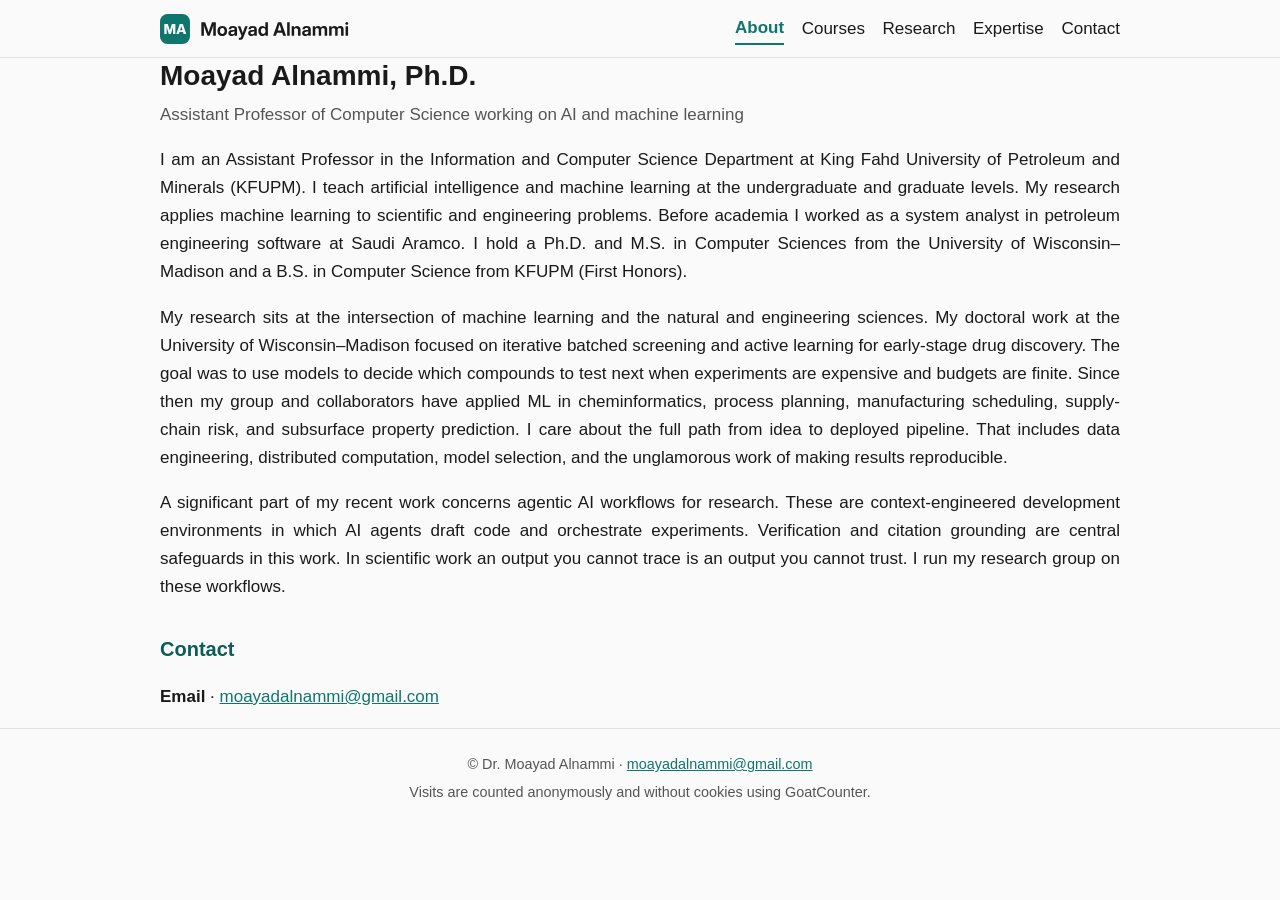
<file: index.html>
<!DOCTYPE html>
<html lang="en">
<head>
  <meta charset="utf-8">
  <meta name="viewport" content="width=device-width, initial-scale=1">
  <meta http-equiv="Content-Security-Policy" content="default-src 'self'; script-src 'self'; style-src 'self'; img-src 'self' https://malnammi.goatcounter.com; connect-src https://malnammi.goatcounter.com; object-src 'none'; base-uri 'self'; form-action 'none'">
  <title>Moayad Alnammi · Assistant Professor of Computer Science</title>
  <meta name="description" content="Moayad Alnammi is an Assistant Professor of Computer Science at KFUPM. He works on AI, machine learning, and agentic AI workflows for research.">
  <meta property="og:title" content="Moayad Alnammi, Assistant Professor of Computer Science">
  <meta property="og:description" content="AI and machine learning researcher and educator at KFUPM.">
  <meta property="og:type" content="website">
  <meta property="og:url" content="https://malnammi.github.io/">
  <meta property="og:image" content="https://malnammi.github.io/assets/img/og-default.png">
  <meta property="og:image:width" content="1200">
  <meta property="og:image:height" content="630">
  <meta property="og:image:alt" content="Moayad Alnammi, Ph.D., Assistant Professor of Computer Science">
  <meta name="twitter:card" content="summary_large_image">
  <link rel="canonical" href="https://malnammi.github.io/">
  <!-- When a custom domain is enabled, update the canonical URL above and sitemap.xml. -->
  <link rel="icon" href="assets/img/favicon.svg" type="image/svg+xml">
  <link rel="stylesheet" href="assets/css/style.css">
  <script data-goatcounter="https://malnammi.goatcounter.com/count" async src="assets/js/count.js"></script>
</head>
<body>
<header class="site-header">
  <nav class="site-nav" aria-label="Main">
    <a class="brand" href="index.html"><img src="assets/img/wordmark.svg" alt="Moayad Alnammi" width="190" height="30"></a>
    <a href="index.html" aria-current="page">About</a>
    <a href="courses/index.html">Courses</a>
    <a href="research.html">Research</a>
    <a href="expertise.html">Expertise</a>
    <a href="#contact">Contact</a>
  </nav>
</header>

<main class="container">
  <h1>Moayad Alnammi, Ph.D.</h1>
  <p class="subtitle">Assistant Professor of Computer Science working on AI and machine learning</p>

  <section aria-label="About">
    <p>I am an Assistant Professor in the Information and Computer Science
    Department at King Fahd University of Petroleum and Minerals (KFUPM).
    I teach artificial intelligence and machine learning at the
    undergraduate and graduate levels. My research applies machine
    learning to scientific and engineering problems. Before academia I
    worked as a system analyst in petroleum engineering software at Saudi
    Aramco. I hold a Ph.D. and M.S. in Computer Sciences from the
    University of Wisconsin–Madison and a B.S. in Computer Science from
    KFUPM (First Honors).</p>

    <p>My research sits at the intersection of machine learning and the
    natural and engineering sciences. My doctoral work at the University
    of Wisconsin–Madison focused on iterative batched screening and
    active learning for early-stage drug discovery. The goal was to use
    models to decide which compounds to test next when experiments are
    expensive and budgets are finite. Since then my group and
    collaborators have applied ML in cheminformatics, process planning,
    manufacturing scheduling, supply-chain risk, and subsurface property
    prediction. I care about the full path from idea to deployed
    pipeline. That includes data engineering, distributed computation,
    model selection, and the unglamorous work of making results
    reproducible.</p>

    <p>A significant part of my recent work concerns agentic AI workflows
    for research. These are context-engineered development environments
    in which AI agents draft code and orchestrate experiments. Verification and
    citation grounding are central safeguards in this work. In scientific
    work an output you cannot trace is an output you cannot trust. I run
    my research group on these workflows.</p>
  </section>

  <section id="contact" aria-label="Contact">
    <h2>Contact</h2>
    <ul class="contact-list">
      <li><strong>Email</strong> · <a href="&#109;&#97;&#105;&#108;&#116;&#111;&#58;&#109;&#111;&#97;&#121;&#97;&#100;&#97;&#108;&#110;&#97;&#109;&#109;&#105;&#64;&#103;&#109;&#97;&#105;&#108;&#46;&#99;&#111;&#109;">&#109;&#111;&#97;&#121;&#97;&#100;&#97;&#108;&#110;&#97;&#109;&#109;&#105;&#64;&#103;&#109;&#97;&#105;&#108;&#46;&#99;&#111;&#109;</a></li>
      <!-- Hidden for now. Uncomment to restore.
      <li><strong>GitHub</strong> · <a href="https://github.com/Malnammi">github.com/Malnammi</a></li>
      <li><strong>ORCID</strong> · <a href="https://orcid.org/0000-0001-6792-5348">0000-0001-6792-5348</a></li>
      -->
      <!-- Google Scholar and CV links omitted for now. Maybe added later. -->
    </ul>
  </section>
</main>

<footer class="site-footer">
  <div class="container">
    <p>© Dr. Moayad Alnammi · <a href="&#109;&#97;&#105;&#108;&#116;&#111;&#58;&#109;&#111;&#97;&#121;&#97;&#100;&#97;&#108;&#110;&#97;&#109;&#109;&#105;&#64;&#103;&#109;&#97;&#105;&#108;&#46;&#99;&#111;&#109;">&#109;&#111;&#97;&#121;&#97;&#100;&#97;&#108;&#110;&#97;&#109;&#109;&#105;&#64;&#103;&#109;&#97;&#105;&#108;&#46;&#99;&#111;&#109;</a></p>
    <p>Visits are counted anonymously and without cookies using GoatCounter.</p>
  </div>
</footer>
</body>
</html>
</file>
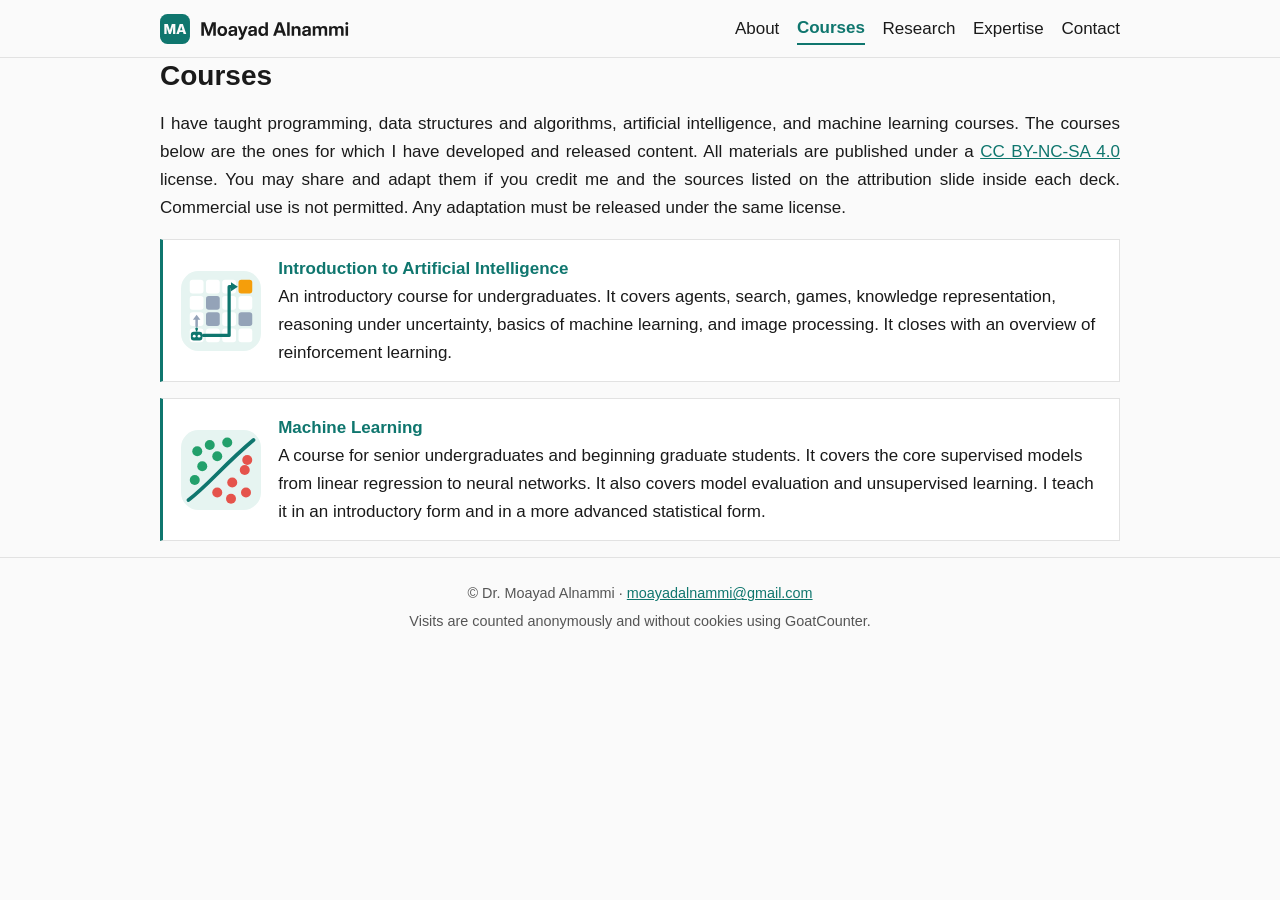
<file: courses/index.html>
<!DOCTYPE html>
<html lang="en">
<head>
  <meta charset="utf-8">
  <meta name="viewport" content="width=device-width, initial-scale=1">
  <meta http-equiv="Content-Security-Policy" content="default-src 'self'; script-src 'self'; style-src 'self'; img-src 'self' https://malnammi.goatcounter.com; connect-src https://malnammi.goatcounter.com; object-src 'none'; base-uri 'self'; form-action 'none'">
  <title>Courses · Moayad Alnammi</title>
  <meta name="description" content="Course materials by Moayad Alnammi. Introduction to Artificial Intelligence and Machine Learning with slides, examples, and recorded lectures under CC BY-NC-SA 4.0.">
  <meta property="og:title" content="Courses · Moayad Alnammi">
  <meta property="og:description" content="Openly licensed course materials for Introduction to Artificial Intelligence and Machine Learning.">
  <meta property="og:type" content="website">
  <meta property="og:url" content="https://malnammi.github.io/courses/">
  <meta property="og:image" content="https://malnammi.github.io/assets/img/og-default.png">
  <meta property="og:image:width" content="1200">
  <meta property="og:image:height" content="630">
  <meta property="og:image:alt" content="Moayad Alnammi, Ph.D., Assistant Professor of Computer Science">
  <meta name="twitter:card" content="summary_large_image">
  <link rel="canonical" href="https://malnammi.github.io/courses/">
  <link rel="icon" href="../assets/img/favicon.svg" type="image/svg+xml">
  <link rel="stylesheet" href="../assets/css/style.css">
  <script data-goatcounter="https://malnammi.goatcounter.com/count" async src="../assets/js/count.js"></script>
</head>
<body>
<header class="site-header">
  <nav class="site-nav" aria-label="Main">
    <a class="brand" href="../index.html"><img src="../assets/img/wordmark.svg" alt="Moayad Alnammi" width="190" height="30"></a>
    <a href="../index.html">About</a>
    <a href="index.html" aria-current="page">Courses</a>
    <a href="../research.html">Research</a>
    <a href="../expertise.html">Expertise</a>
    <a href="../index.html#contact">Contact</a>
  </nav>
</header>

<main class="container">
  <h1>Courses</h1>

  <p>I have taught programming, data structures and algorithms,
  artificial intelligence, and machine learning courses. The courses below are the ones for which I have developed and
  released content. All materials are published under a
  <a href="https://creativecommons.org/licenses/by-nc-sa/4.0/">CC BY-NC-SA 4.0</a>
  license. You may share and adapt them if you credit me and the sources
  listed on the attribution slide inside each deck. Commercial use is not
  permitted. Any adaptation must be released under the same license.</p>

  <a class="course-card" href="intro-ai/index.html">
    <img class="course-icon" src="../assets/img/icon-intro-ai.svg" alt="" width="80" height="80">
    <span class="course-text">
    <span class="course-title">Introduction to Artificial Intelligence</span><br>
    An introductory course for undergraduates. It covers agents, search,
    games, knowledge representation, reasoning under uncertainty, basics of machine learning, and image processing. It
    closes with an overview of reinforcement learning.
    </span>
  </a>

  <a class="course-card" href="ml/index.html">
    <img class="course-icon" src="../assets/img/icon-ml.svg" alt="" width="80" height="80">
    <span class="course-text">
    <span class="course-title">Machine Learning</span><br>
    A course for senior undergraduates and beginning graduate students.
    It covers the core supervised models from linear regression to
    neural networks. It also covers model evaluation and unsupervised
    learning. I teach it in an introductory form and in a more advanced
    statistical form.
    </span>
  </a>
</main>

<footer class="site-footer">
  <div class="container">
    <p>© Dr. Moayad Alnammi · <a href="&#109;&#97;&#105;&#108;&#116;&#111;&#58;&#109;&#111;&#97;&#121;&#97;&#100;&#97;&#108;&#110;&#97;&#109;&#109;&#105;&#64;&#103;&#109;&#97;&#105;&#108;&#46;&#99;&#111;&#109;">&#109;&#111;&#97;&#121;&#97;&#100;&#97;&#108;&#110;&#97;&#109;&#109;&#105;&#64;&#103;&#109;&#97;&#105;&#108;&#46;&#99;&#111;&#109;</a></p>
    <p>Visits are counted anonymously and without cookies using GoatCounter.</p>
  </div>
</footer>
</body>
</html>
</file>
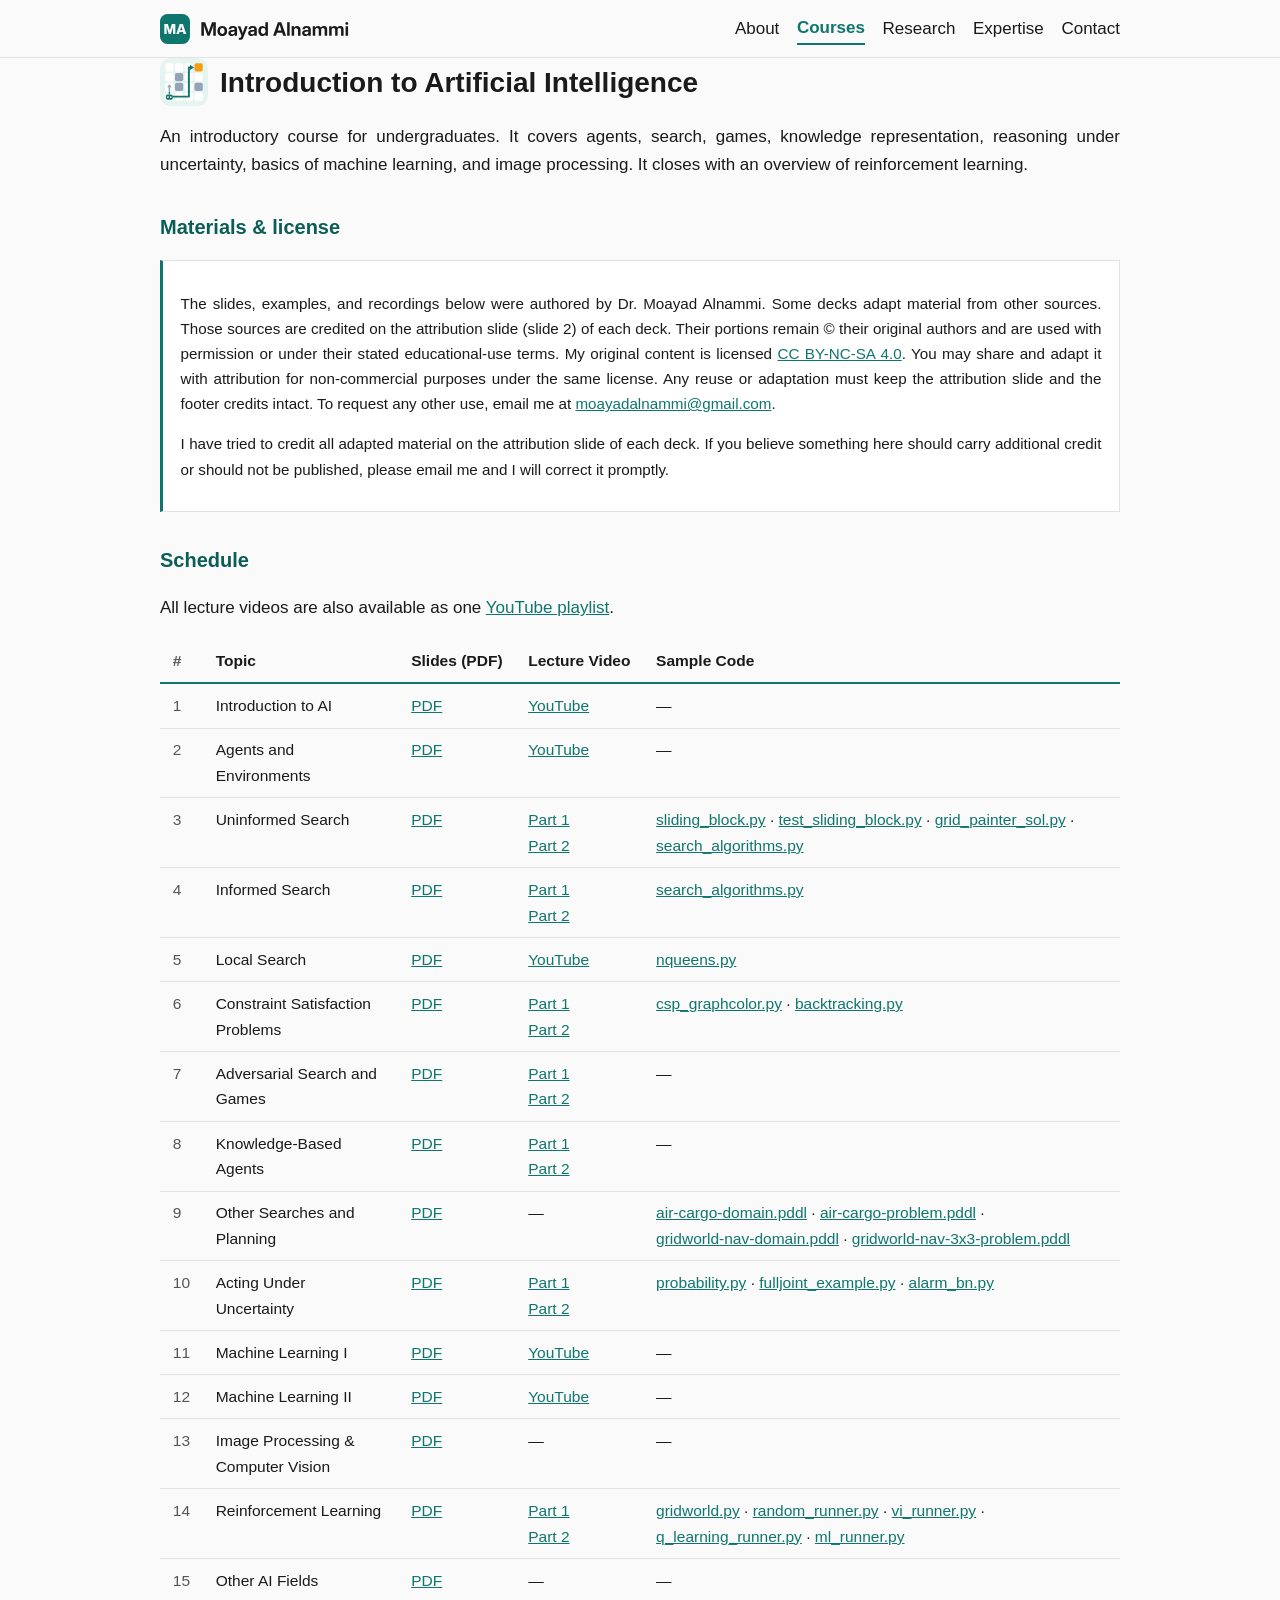
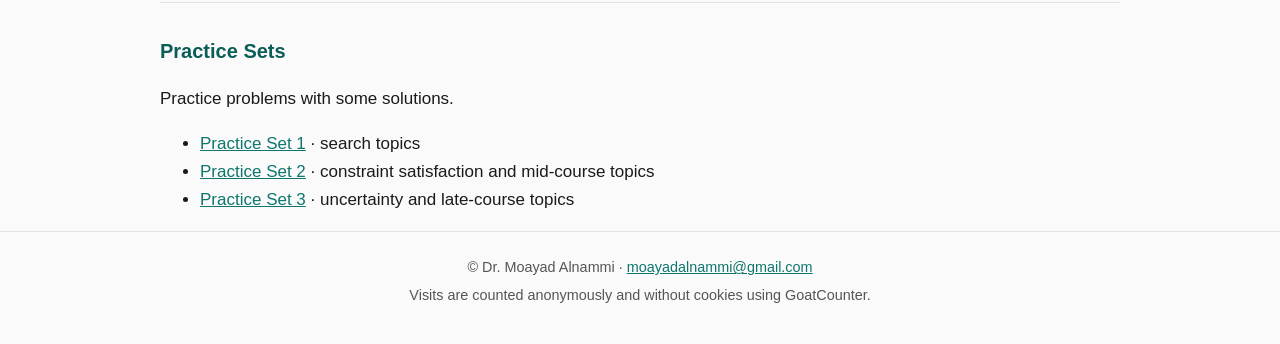
<file: courses/intro-ai/index.html>
<!DOCTYPE html>
<html lang="en">
<head>
  <meta charset="utf-8">
  <meta name="viewport" content="width=device-width, initial-scale=1">
  <meta http-equiv="Content-Security-Policy" content="default-src 'self'; script-src 'self'; style-src 'self'; img-src 'self' https://malnammi.goatcounter.com; connect-src https://malnammi.goatcounter.com; object-src 'none'; base-uri 'self'; form-action 'none'">
  <title>Introduction to Artificial Intelligence · Moayad Alnammi</title>
  <meta name="description" content="Introduction to Artificial Intelligence course by Moayad Alnammi with schedule, slides, and recorded lectures under CC BY-NC-SA 4.0.">
  <meta property="og:title" content="Introduction to Artificial Intelligence · Moayad Alnammi">
  <meta property="og:description" content="Course schedule with slides and recorded lectures, published under CC BY-NC-SA 4.0.">
  <meta property="og:type" content="website">
  <meta property="og:url" content="https://malnammi.github.io/courses/intro-ai/">
  <meta property="og:image" content="https://malnammi.github.io/assets/img/og-intro-ai.png">
  <meta property="og:image:width" content="1200">
  <meta property="og:image:height" content="630">
  <meta property="og:image:alt" content="Introduction to Artificial Intelligence course materials by Moayad Alnammi">
  <meta name="twitter:card" content="summary_large_image">
  <link rel="canonical" href="https://malnammi.github.io/courses/intro-ai/">
  <link rel="icon" href="../../assets/img/favicon.svg" type="image/svg+xml">
  <link rel="stylesheet" href="../../assets/css/style.css">
  <script data-goatcounter="https://malnammi.goatcounter.com/count" async src="../../assets/js/count.js"></script>
</head>
<body>
<header class="site-header">
  <nav class="site-nav" aria-label="Main">
    <a class="brand" href="../../index.html"><img src="../../assets/img/wordmark.svg" alt="Moayad Alnammi" width="190" height="30"></a>
    <a href="../../index.html">About</a>
    <a href="../index.html" aria-current="page">Courses</a>
    <a href="../../research.html">Research</a>
    <a href="../../expertise.html">Expertise</a>
    <a href="../../index.html#contact">Contact</a>
  </nav>
</header>

<main class="container">
  <h1 class="course-heading"><img class="course-icon" src="../../assets/img/icon-intro-ai.svg" alt="" width="48" height="48">Introduction to Artificial Intelligence</h1>

  <p>An introductory course for undergraduates. It covers agents, search,
    games, knowledge representation, reasoning under uncertainty, basics of machine learning, and image processing. It
    closes with an overview of reinforcement learning.</p>

  <section aria-label="Materials and license">
    <h2>Materials &amp; license</h2>
    <div class="license-block">
      <p>The slides, examples, and recordings below were authored by
      Dr. Moayad Alnammi. Some decks adapt material from other
      sources. Those sources are credited on the attribution slide
      (slide 2) of each deck. Their portions remain © their original
      authors and are used with permission or under their stated
      educational-use terms. My original content is licensed
      <a href="https://creativecommons.org/licenses/by-nc-sa/4.0/">CC BY-NC-SA 4.0</a>.
      You may share and adapt it with attribution for non-commercial
      purposes under the same license. Any reuse or adaptation must keep
      the attribution slide and the footer credits intact. To request any
      other use, email me at
      <a href="&#109;&#97;&#105;&#108;&#116;&#111;&#58;&#109;&#111;&#97;&#121;&#97;&#100;&#97;&#108;&#110;&#97;&#109;&#109;&#105;&#64;&#103;&#109;&#97;&#105;&#108;&#46;&#99;&#111;&#109;">&#109;&#111;&#97;&#121;&#97;&#100;&#97;&#108;&#110;&#97;&#109;&#109;&#105;&#64;&#103;&#109;&#97;&#105;&#108;&#46;&#99;&#111;&#109;</a>. 
    </p>
    <p>
      I have
      tried to credit all adapted material on the attribution slide of
      each deck. If you believe something here should carry additional
      credit or should not be published, please email me and I will
      correct it promptly.</p>
    </div>
  </section>

  <section aria-label="Schedule">
    <h2>Schedule</h2>
    <p>All lecture videos are also available as one
    <a href="https://www.youtube.com/playlist?list=PLmoyuMT853YGAjJ6L8le3Tr0M6S5Y3Oys" data-goatcounter-click="video/intro-ai/playlist" data-goatcounter-title="Intro to AI lecture playlist"
    target="_blank" rel="noopener">YouTube playlist</a>.</p>
    <div class="table-scroll">
      <table class="schedule">
        <thead>
          <tr><th>#</th><th>Topic</th><th>Slides (PDF)</th><th>Lecture Video</th><th>Sample Code</th></tr>
        </thead>
        <tbody>
          <tr><td>1</td><td>Introduction to AI</td><td><a href="slides/intro-ai-01-intro-to-ai.pdf" data-goatcounter-click="slides/intro-ai/01-intro-to-ai" data-goatcounter-title="Intro to AI 01 Introduction to AI slides">PDF</a></td><td><a href="https://www.youtube.com/watch?v=mvpkKS0nbj4" data-goatcounter-click="video/intro-ai/01" data-goatcounter-title="Intro to AI 01 Introduction to AI video" target="_blank" rel="noopener">YouTube</a></td><td>—</td></tr>
          <tr><td>2</td><td>Agents and Environments</td><td><a href="slides/intro-ai-02-agents-and-environments.pdf" data-goatcounter-click="slides/intro-ai/02-agents-and-environments" data-goatcounter-title="Intro to AI 02 Agents and Environments slides">PDF</a></td><td><a href="https://www.youtube.com/watch?v=FnCo_6ZZEz0" data-goatcounter-click="video/intro-ai/02" data-goatcounter-title="Intro to AI 02 Agents and Environments video" target="_blank" rel="noopener">YouTube</a></td><td>—</td></tr>
          <tr><td>3</td><td>Uninformed Search</td><td><a href="slides/intro-ai-03-searching-uninformed.pdf" data-goatcounter-click="slides/intro-ai/03-searching-uninformed" data-goatcounter-title="Intro to AI 03 Uninformed Search slides">PDF</a></td><td><a href="https://www.youtube.com/watch?v=RIzcqHuI9K0" data-goatcounter-click="video/intro-ai/03-part-1" data-goatcounter-title="Intro to AI 03 Uninformed Search video part 1" target="_blank" rel="noopener">Part 1</a><br><a href="https://www.youtube.com/watch?v=-G6Afx17Na0" data-goatcounter-click="video/intro-ai/03-part-2" data-goatcounter-title="Intro to AI 03 Uninformed Search video part 2" target="_blank" rel="noopener">Part 2</a></td><td><a href="code/sliding_block.py" data-goatcounter-click="code/intro-ai/sliding_block.py" data-goatcounter-title="Intro to AI code sliding_block.py">sliding_block.py</a> · <a href="code/test_sliding_block.py" data-goatcounter-click="code/intro-ai/test_sliding_block.py" data-goatcounter-title="Intro to AI code test_sliding_block.py">test_sliding_block.py</a> · <a href="code/grid_painter_sol.py" data-goatcounter-click="code/intro-ai/grid_painter_sol.py" data-goatcounter-title="Intro to AI code grid_painter_sol.py">grid_painter_sol.py</a> · <a href="code/search_algorithms.py" data-goatcounter-click="code/intro-ai/search_algorithms.py" data-goatcounter-title="Intro to AI code search_algorithms.py">search_algorithms.py</a></td></tr>
          <tr><td>4</td><td>Informed Search</td><td><a href="slides/intro-ai-04-searching-informed.pdf" data-goatcounter-click="slides/intro-ai/04-searching-informed" data-goatcounter-title="Intro to AI 04 Informed Search slides">PDF</a></td><td><a href="https://www.youtube.com/watch?v=gSCEUCOyWMI" data-goatcounter-click="video/intro-ai/04-part-1" data-goatcounter-title="Intro to AI 04 Informed Search video part 1" target="_blank" rel="noopener">Part 1</a><br><a href="https://www.youtube.com/watch?v=cCalUs-xi0c" data-goatcounter-click="video/intro-ai/04-part-2" data-goatcounter-title="Intro to AI 04 Informed Search video part 2" target="_blank" rel="noopener">Part 2</a></td><td><a href="code/search_algorithms.py" data-goatcounter-click="code/intro-ai/search_algorithms.py" data-goatcounter-title="Intro to AI code search_algorithms.py">search_algorithms.py</a></td></tr>
          <tr><td>5</td><td>Local Search</td><td><a href="slides/intro-ai-05-local-search.pdf" data-goatcounter-click="slides/intro-ai/05-local-search" data-goatcounter-title="Intro to AI 05 Local Search slides">PDF</a></td><td><a href="https://www.youtube.com/watch?v=LnJG-CcRm-Q" data-goatcounter-click="video/intro-ai/05" data-goatcounter-title="Intro to AI 05 Local Search video" target="_blank" rel="noopener">YouTube</a></td><td><a href="code/nqueens.py" data-goatcounter-click="code/intro-ai/nqueens.py" data-goatcounter-title="Intro to AI code nqueens.py">nqueens.py</a></td></tr>
          <tr><td>6</td><td>Constraint Satisfaction Problems</td><td><a href="slides/intro-ai-06-csp.pdf" data-goatcounter-click="slides/intro-ai/06-csp" data-goatcounter-title="Intro to AI 06 Constraint Satisfaction Problems slides">PDF</a></td><td><a href="https://www.youtube.com/watch?v=E9j8bZTdIHs" data-goatcounter-click="video/intro-ai/06-part-1" data-goatcounter-title="Intro to AI 06 Constraint Satisfaction Problems video part 1" target="_blank" rel="noopener">Part 1</a><br><a href="https://www.youtube.com/watch?v=AMjlfM4B-5I" data-goatcounter-click="video/intro-ai/06-part-2" data-goatcounter-title="Intro to AI 06 Constraint Satisfaction Problems video part 2" target="_blank" rel="noopener">Part 2</a></td><td><a href="code/csp_graphcolor.py" data-goatcounter-click="code/intro-ai/csp_graphcolor.py" data-goatcounter-title="Intro to AI code csp_graphcolor.py">csp_graphcolor.py</a> · <a href="code/backtracking.py" data-goatcounter-click="code/intro-ai/backtracking.py" data-goatcounter-title="Intro to AI code backtracking.py">backtracking.py</a></td></tr>
          <tr><td>7</td><td>Adversarial Search and Games</td><td><a href="slides/intro-ai-07-adversarial-search-and-games.pdf" data-goatcounter-click="slides/intro-ai/07-adversarial-search-and-games" data-goatcounter-title="Intro to AI 07 Adversarial Search and Games slides">PDF</a></td><td><a href="https://www.youtube.com/watch?v=zZGc4uigV4E" data-goatcounter-click="video/intro-ai/07-part-1" data-goatcounter-title="Intro to AI 07 Adversarial Search and Games video part 1" target="_blank" rel="noopener">Part 1</a><br><a href="https://www.youtube.com/watch?v=TbJmDIedRJc" data-goatcounter-click="video/intro-ai/07-part-2" data-goatcounter-title="Intro to AI 07 Adversarial Search and Games video part 2" target="_blank" rel="noopener">Part 2</a></td><td>—</td></tr>
          <tr><td>8</td><td>Knowledge-Based Agents</td><td><a href="slides/intro-ai-08-kba.pdf" data-goatcounter-click="slides/intro-ai/08-kba" data-goatcounter-title="Intro to AI 08 Knowledge-Based Agents slides">PDF</a></td><td><a href="https://www.youtube.com/watch?v=APY3MEHKiYs" data-goatcounter-click="video/intro-ai/08-part-1" data-goatcounter-title="Intro to AI 08 Knowledge-Based Agents video part 1" target="_blank" rel="noopener">Part 1</a><br><a href="https://www.youtube.com/watch?v=YHc9U_PXWr4" data-goatcounter-click="video/intro-ai/08-part-2" data-goatcounter-title="Intro to AI 08 Knowledge-Based Agents video part 2" target="_blank" rel="noopener">Part 2</a></td><td>—</td></tr>
          <tr><td>9</td><td>Other Searches and Planning</td><td><a href="slides/intro-ai-09-other-searches-and-planning.pdf" data-goatcounter-click="slides/intro-ai/09-other-searches-and-planning" data-goatcounter-title="Intro to AI 09 Other Searches and Planning slides">PDF</a></td><td>—</td><td><a href="code/air-cargo-domain.pddl" data-goatcounter-click="code/intro-ai/air-cargo-domain.pddl" data-goatcounter-title="Intro to AI code air-cargo-domain.pddl">air-cargo-domain.pddl</a> · <a href="code/air-cargo-problem.pddl" data-goatcounter-click="code/intro-ai/air-cargo-problem.pddl" data-goatcounter-title="Intro to AI code air-cargo-problem.pddl">air-cargo-problem.pddl</a> · <a href="code/gridworld-nav-domain.pddl" data-goatcounter-click="code/intro-ai/gridworld-nav-domain.pddl" data-goatcounter-title="Intro to AI code gridworld-nav-domain.pddl">gridworld-nav-domain.pddl</a> · <a href="code/gridworld-nav-3x3-problem.pddl" data-goatcounter-click="code/intro-ai/gridworld-nav-3x3-problem.pddl" data-goatcounter-title="Intro to AI code gridworld-nav-3x3-problem.pddl">gridworld-nav-3x3-problem.pddl</a></td></tr>
          <tr><td>10</td><td>Acting Under Uncertainty</td><td><a href="slides/intro-ai-10-acting-under-uncertainty.pdf" data-goatcounter-click="slides/intro-ai/10-acting-under-uncertainty" data-goatcounter-title="Intro to AI 10 Acting Under Uncertainty slides">PDF</a></td><td><a href="https://www.youtube.com/watch?v=4RkdPGHoVsM" data-goatcounter-click="video/intro-ai/10-part-1" data-goatcounter-title="Intro to AI 10 Acting Under Uncertainty video part 1" target="_blank" rel="noopener">Part 1</a><br><a href="https://www.youtube.com/watch?v=2bzT5iWiBJE" data-goatcounter-click="video/intro-ai/10-part-2" data-goatcounter-title="Intro to AI 10 Acting Under Uncertainty video part 2" target="_blank" rel="noopener">Part 2</a></td><td><a href="code/probability.py" data-goatcounter-click="code/intro-ai/probability.py" data-goatcounter-title="Intro to AI code probability.py">probability.py</a> · <a href="code/fulljoint_example.py" data-goatcounter-click="code/intro-ai/fulljoint_example.py" data-goatcounter-title="Intro to AI code fulljoint_example.py">fulljoint_example.py</a> · <a href="code/alarm_bn.py" data-goatcounter-click="code/intro-ai/alarm_bn.py" data-goatcounter-title="Intro to AI code alarm_bn.py">alarm_bn.py</a></td></tr>
          <tr><td>11</td><td>Machine Learning I</td><td><a href="slides/intro-ai-11-machine-learning-i.pdf" data-goatcounter-click="slides/intro-ai/11-machine-learning-i" data-goatcounter-title="Intro to AI 11 Machine Learning I slides">PDF</a></td><td><a href="https://www.youtube.com/watch?v=xIhZSbwju80" data-goatcounter-click="video/intro-ai/11" data-goatcounter-title="Intro to AI 11 Machine Learning I video" target="_blank" rel="noopener">YouTube</a></td><td>—</td></tr>
          <tr><td>12</td><td>Machine Learning II</td><td><a href="slides/intro-ai-12-machine-learning-ii.pdf" data-goatcounter-click="slides/intro-ai/12-machine-learning-ii" data-goatcounter-title="Intro to AI 12 Machine Learning II slides">PDF</a></td><td><a href="https://www.youtube.com/watch?v=xF4zCAaKKx8" data-goatcounter-click="video/intro-ai/12" data-goatcounter-title="Intro to AI 12 Machine Learning II video" target="_blank" rel="noopener">YouTube</a></td><td>—</td></tr>
          <tr><td>13</td><td>Image Processing &amp; Computer Vision</td><td><a href="slides/intro-ai-13-ipcv.pdf" data-goatcounter-click="slides/intro-ai/13-ipcv" data-goatcounter-title="Intro to AI 13 Image Processing &amp; Computer Vision slides">PDF</a></td><td>—</td><td>—</td></tr>
          <tr><td>14</td><td>Reinforcement Learning</td><td><a href="slides/intro-ai-14-rl.pdf" data-goatcounter-click="slides/intro-ai/14-rl" data-goatcounter-title="Intro to AI 14 Reinforcement Learning slides">PDF</a></td><td><a href="https://www.youtube.com/watch?v=S-bmq7vf3kA" data-goatcounter-click="video/intro-ai/14-part-1" data-goatcounter-title="Intro to AI 14 Reinforcement Learning video part 1" target="_blank" rel="noopener">Part 1</a><br><a href="https://www.youtube.com/watch?v=4NcBkSpw50Y" data-goatcounter-click="video/intro-ai/14-part-2" data-goatcounter-title="Intro to AI 14 Reinforcement Learning video part 2" target="_blank" rel="noopener">Part 2</a></td><td><a href="code/gridworld.py" data-goatcounter-click="code/intro-ai/gridworld.py" data-goatcounter-title="Intro to AI code gridworld.py">gridworld.py</a> · <a href="code/random_runner.py" data-goatcounter-click="code/intro-ai/random_runner.py" data-goatcounter-title="Intro to AI code random_runner.py">random_runner.py</a> · <a href="code/vi_runner.py" data-goatcounter-click="code/intro-ai/vi_runner.py" data-goatcounter-title="Intro to AI code vi_runner.py">vi_runner.py</a> · <a href="code/q_learning_runner.py" data-goatcounter-click="code/intro-ai/q_learning_runner.py" data-goatcounter-title="Intro to AI code q_learning_runner.py">q_learning_runner.py</a> · <a href="code/ml_runner.py" data-goatcounter-click="code/intro-ai/ml_runner.py" data-goatcounter-title="Intro to AI code ml_runner.py">ml_runner.py</a></td></tr>
          <tr><td>15</td><td>Other AI Fields</td><td><a href="slides/intro-ai-15-other-ai-fields.pdf" data-goatcounter-click="slides/intro-ai/15-other-ai-fields" data-goatcounter-title="Intro to AI 15 Other AI Fields slides">PDF</a></td><td>—</td><td>—</td></tr>
        </tbody>
      </table>
    </div>
  </section>

  <section aria-label="Practice sets">
    <h2>Practice Sets</h2>
    <p>Practice problems with some solutions.</p>
    <ul>
      <li><a href="practice/practice_set_1.pdf" data-goatcounter-click="practice/intro-ai/practice_set_1" data-goatcounter-title="Intro to AI Practice Set 1">Practice Set 1</a> · search topics</li>
      <li><a href="practice/practice_set_2.pdf" data-goatcounter-click="practice/intro-ai/practice_set_2" data-goatcounter-title="Intro to AI Practice Set 2">Practice Set 2</a> · constraint satisfaction and mid-course topics</li>
      <li><a href="practice/practice_set_3.pdf" data-goatcounter-click="practice/intro-ai/practice_set_3" data-goatcounter-title="Intro to AI Practice Set 3">Practice Set 3</a> · uncertainty and late-course topics</li>
    </ul>
  </section>
</main>

<footer class="site-footer">
  <div class="container">
    <p>© Dr. Moayad Alnammi · <a href="&#109;&#97;&#105;&#108;&#116;&#111;&#58;&#109;&#111;&#97;&#121;&#97;&#100;&#97;&#108;&#110;&#97;&#109;&#109;&#105;&#64;&#103;&#109;&#97;&#105;&#108;&#46;&#99;&#111;&#109;">&#109;&#111;&#97;&#121;&#97;&#100;&#97;&#108;&#110;&#97;&#109;&#109;&#105;&#64;&#103;&#109;&#97;&#105;&#108;&#46;&#99;&#111;&#109;</a></p>
    <p>Visits are counted anonymously and without cookies using GoatCounter.</p>
  </div>
</footer>
</body>
</html>
</file>
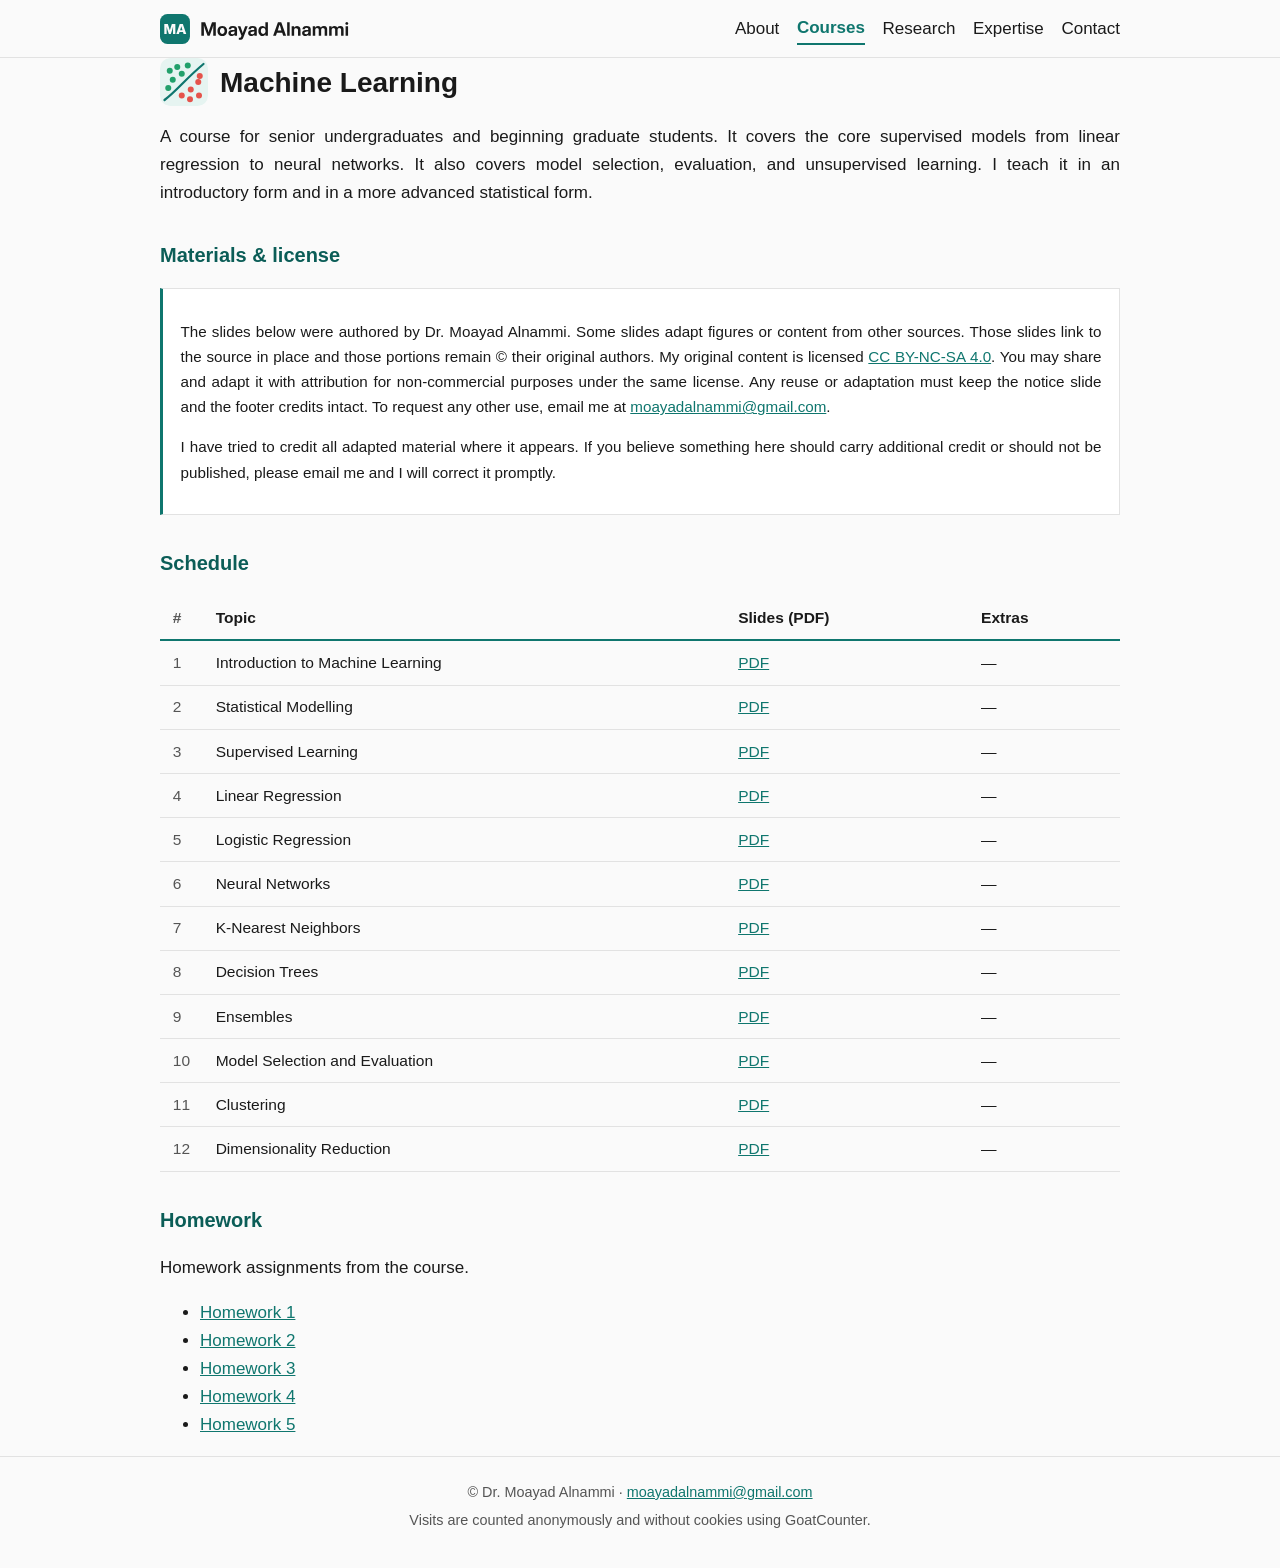
<file: courses/ml/index.html>
<!DOCTYPE html>
<html lang="en">
<head>
  <meta charset="utf-8">
  <meta name="viewport" content="width=device-width, initial-scale=1">
  <meta http-equiv="Content-Security-Policy" content="default-src 'self'; script-src 'self'; style-src 'self'; img-src 'self' https://malnammi.goatcounter.com; connect-src https://malnammi.goatcounter.com; object-src 'none'; base-uri 'self'; form-action 'none'">
  <title>Machine Learning · Moayad Alnammi</title>
  <meta name="description" content="Machine Learning course by Moayad Alnammi with schedule, slides, and homework under CC BY-NC-SA 4.0.">
  <meta property="og:title" content="Machine Learning · Moayad Alnammi">
  <meta property="og:description" content="Course schedule with slides and homework, published under CC BY-NC-SA 4.0.">
  <meta property="og:type" content="website">
  <meta property="og:url" content="https://malnammi.github.io/courses/ml/">
  <meta property="og:image" content="https://malnammi.github.io/assets/img/og-ml.png">
  <meta property="og:image:width" content="1200">
  <meta property="og:image:height" content="630">
  <meta property="og:image:alt" content="Machine Learning course materials by Moayad Alnammi">
  <meta name="twitter:card" content="summary_large_image">
  <link rel="canonical" href="https://malnammi.github.io/courses/ml/">
  <link rel="icon" href="../../assets/img/favicon.svg" type="image/svg+xml">
  <link rel="stylesheet" href="../../assets/css/style.css">
  <script data-goatcounter="https://malnammi.goatcounter.com/count" async src="../../assets/js/count.js"></script>
</head>
<body>
<header class="site-header">
  <nav class="site-nav" aria-label="Main">
    <a class="brand" href="../../index.html"><img src="../../assets/img/wordmark.svg" alt="Moayad Alnammi" width="190" height="30"></a>
    <a href="../../index.html">About</a>
    <a href="../index.html" aria-current="page">Courses</a>
    <a href="../../research.html">Research</a>
    <a href="../../expertise.html">Expertise</a>
    <a href="../../index.html#contact">Contact</a>
  </nav>
</header>

<main class="container">
  <h1 class="course-heading"><img class="course-icon" src="../../assets/img/icon-ml.svg" alt="" width="48" height="48">Machine Learning</h1>

  <p>A course for senior undergraduates and beginning graduate
  students. It covers the core supervised models from linear regression
  to neural networks. It also covers model selection, evaluation, and
  unsupervised learning. I teach it in an introductory form and in a
  more advanced statistical form.</p>

  <section aria-label="Materials and license">
    <h2>Materials &amp; license</h2>
    <div class="license-block">
      <p>The slides below were authored by
      Dr. Moayad Alnammi. Some slides adapt figures or content from
      other sources. Those slides link to the source in place and those
      portions remain © their original authors. My original content is
      licensed
      <a href="https://creativecommons.org/licenses/by-nc-sa/4.0/">CC BY-NC-SA 4.0</a>.
      You may share and adapt it with attribution for non-commercial
      purposes under the same license. Any reuse or adaptation must keep
      the notice slide and the footer credits intact. To request any
      other use, email me at
      <a href="&#109;&#97;&#105;&#108;&#116;&#111;&#58;&#109;&#111;&#97;&#121;&#97;&#100;&#97;&#108;&#110;&#97;&#109;&#109;&#105;&#64;&#103;&#109;&#97;&#105;&#108;&#46;&#99;&#111;&#109;">&#109;&#111;&#97;&#121;&#97;&#100;&#97;&#108;&#110;&#97;&#109;&#109;&#105;&#64;&#103;&#109;&#97;&#105;&#108;&#46;&#99;&#111;&#109;</a>. 
      </p>
      <p>
      I have tried to credit all adapted material where it appears. If you
      believe something here should carry additional credit or should not
      be published, please email me and I will correct it promptly.</p>
    </div>
  </section>

  <section aria-label="Schedule">
    <h2>Schedule</h2>
    <div class="table-scroll">
      <table class="schedule">
        <thead>
          <tr><th>#</th><th>Topic</th><th>Slides (PDF)</th><th>Extras</th></tr>
        </thead>
        <tbody>
          <tr><td>1</td><td>Introduction to Machine Learning</td><td><a href="slides/ml-01-introduction-to-ml.pdf" data-goatcounter-click="slides/ml/01-introduction-to-ml" data-goatcounter-title="Machine Learning 01 Introduction to Machine Learning slides">PDF</a></td><td>—</td></tr>
          <tr><td>2</td><td>Statistical Modelling</td><td><a href="slides/ml-02-statistical-modelling.pdf" data-goatcounter-click="slides/ml/02-statistical-modelling" data-goatcounter-title="Machine Learning 02 Statistical Modelling slides">PDF</a></td><td>—</td></tr>
          <tr><td>3</td><td>Supervised Learning</td><td><a href="slides/ml-03-supervised-learning.pdf" data-goatcounter-click="slides/ml/03-supervised-learning" data-goatcounter-title="Machine Learning 03 Supervised Learning slides">PDF</a></td><td>—</td></tr>
          <tr><td>4</td><td>Linear Regression</td><td><a href="slides/ml-04-linear-regression.pdf" data-goatcounter-click="slides/ml/04-linear-regression" data-goatcounter-title="Machine Learning 04 Linear Regression slides">PDF</a></td><td>—</td></tr>
          <tr><td>5</td><td>Logistic Regression</td><td><a href="slides/ml-05-logistic-regression.pdf" data-goatcounter-click="slides/ml/05-logistic-regression" data-goatcounter-title="Machine Learning 05 Logistic Regression slides">PDF</a></td><td>—</td></tr>
          <tr><td>6</td><td>Neural Networks</td><td><a href="slides/ml-06-neural-networks.pdf" data-goatcounter-click="slides/ml/06-neural-networks" data-goatcounter-title="Machine Learning 06 Neural Networks slides">PDF</a></td><td>—</td></tr>
          <tr><td>7</td><td>K-Nearest Neighbors</td><td><a href="slides/ml-07-k-nearest-neighbors.pdf" data-goatcounter-click="slides/ml/07-k-nearest-neighbors" data-goatcounter-title="Machine Learning 07 K-Nearest Neighbors slides">PDF</a></td><td>—</td></tr>
          <tr><td>8</td><td>Decision Trees</td><td><a href="slides/ml-08-decision-trees.pdf" data-goatcounter-click="slides/ml/08-decision-trees" data-goatcounter-title="Machine Learning 08 Decision Trees slides">PDF</a></td><td>—</td></tr>
          <tr><td>9</td><td>Ensembles</td><td><a href="slides/ml-09-ensembles.pdf" data-goatcounter-click="slides/ml/09-ensembles" data-goatcounter-title="Machine Learning 09 Ensembles slides">PDF</a></td><td>—</td></tr>
          <tr><td>10</td><td>Model Selection and Evaluation</td><td><a href="slides/ml-10-model-selection-and-evaluation.pdf" data-goatcounter-click="slides/ml/10-model-selection-and-evaluation" data-goatcounter-title="Machine Learning 10 Model Selection and Evaluation slides">PDF</a></td><td>—</td></tr>
          <tr><td>11</td><td>Clustering</td><td><a href="slides/ml-11-clustering.pdf" data-goatcounter-click="slides/ml/11-clustering" data-goatcounter-title="Machine Learning 11 Clustering slides">PDF</a></td><td>—</td></tr>
          <tr><td>12</td><td>Dimensionality Reduction</td><td><a href="slides/ml-12-dimensionality-reduction.pdf" data-goatcounter-click="slides/ml/12-dimensionality-reduction" data-goatcounter-title="Machine Learning 12 Dimensionality Reduction slides">PDF</a></td><td>—</td></tr>
        </tbody>
      </table>
    </div>
  </section>

  <section aria-label="Homework">
    <h2>Homework</h2>
    <p>Homework assignments from the course.</p>
    <ul>
      <li><a href="hw/HW_1.pdf" data-goatcounter-click="hw/ml/HW_1" data-goatcounter-title="Machine Learning Homework 1">Homework 1</a></li>
      <li><a href="hw/HW_2.pdf" data-goatcounter-click="hw/ml/HW_2" data-goatcounter-title="Machine Learning Homework 2">Homework 2</a></li>
      <li><a href="hw/HW_3.pdf" data-goatcounter-click="hw/ml/HW_3" data-goatcounter-title="Machine Learning Homework 3">Homework 3</a></li>
      <li><a href="hw/HW_4.pdf" data-goatcounter-click="hw/ml/HW_4" data-goatcounter-title="Machine Learning Homework 4">Homework 4</a></li>
      <li><a href="hw/HW_5.pdf" data-goatcounter-click="hw/ml/HW_5" data-goatcounter-title="Machine Learning Homework 5">Homework 5</a></li>
    </ul>
  </section>
</main>

<footer class="site-footer">
  <div class="container">
    <p>© Dr. Moayad Alnammi · <a href="&#109;&#97;&#105;&#108;&#116;&#111;&#58;&#109;&#111;&#97;&#121;&#97;&#100;&#97;&#108;&#110;&#97;&#109;&#109;&#105;&#64;&#103;&#109;&#97;&#105;&#108;&#46;&#99;&#111;&#109;">&#109;&#111;&#97;&#121;&#97;&#100;&#97;&#108;&#110;&#97;&#109;&#109;&#105;&#64;&#103;&#109;&#97;&#105;&#108;&#46;&#99;&#111;&#109;</a></p>
    <p>Visits are counted anonymously and without cookies using GoatCounter.</p>
  </div>
</footer>
</body>
</html>
</file>
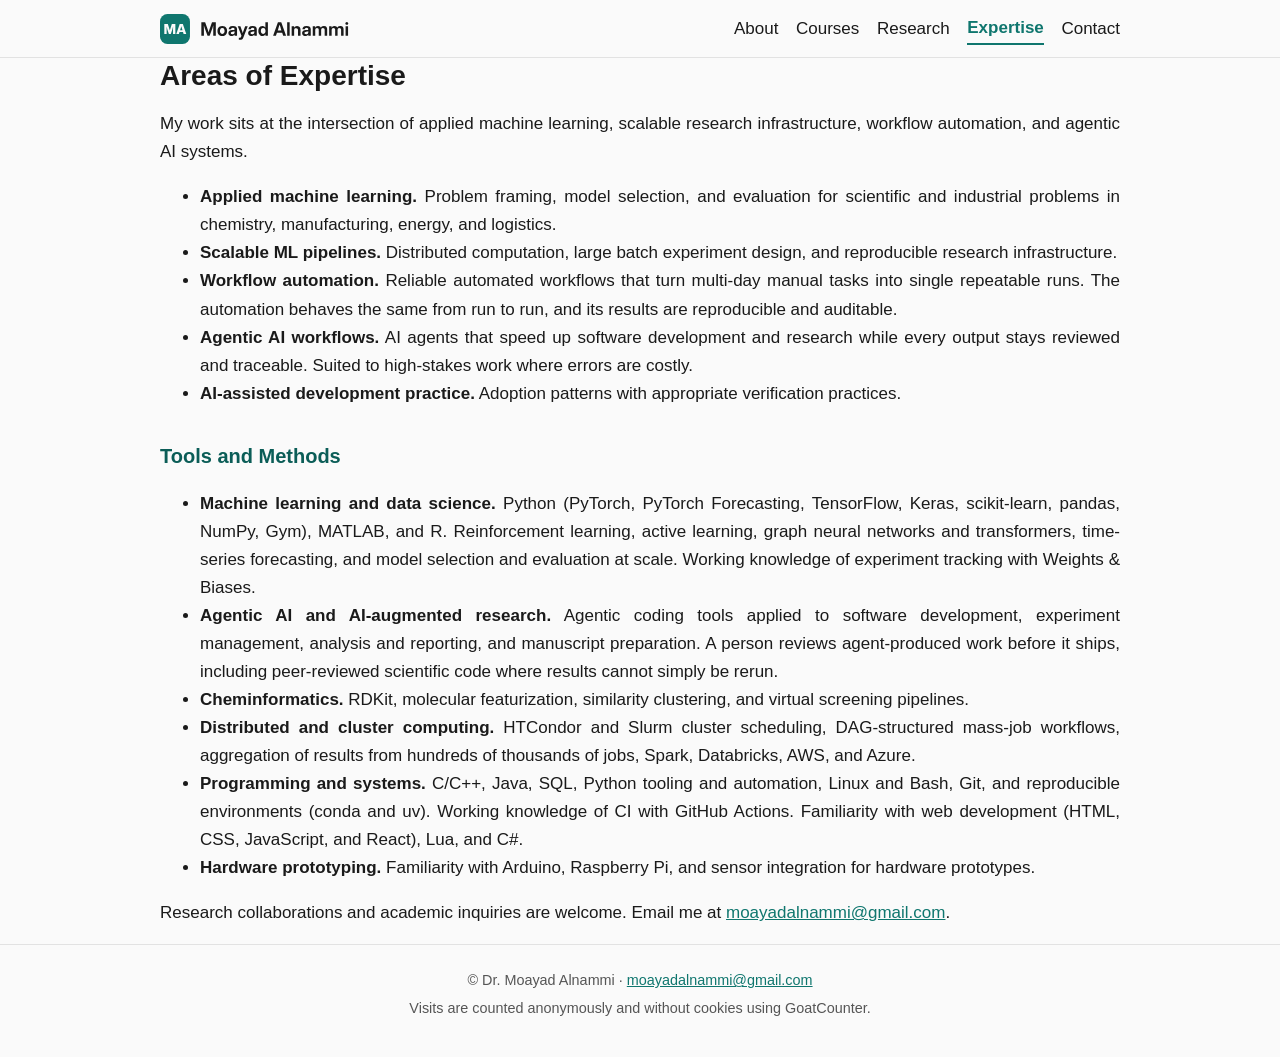
<file: expertise.html>
<!DOCTYPE html>
<html lang="en">
<head>
  <meta charset="utf-8">
  <meta name="viewport" content="width=device-width, initial-scale=1">
  <meta http-equiv="Content-Security-Policy" content="default-src 'self'; script-src 'self'; style-src 'self'; img-src 'self' https://malnammi.goatcounter.com; connect-src https://malnammi.goatcounter.com; object-src 'none'; base-uri 'self'; form-action 'none'">
  <title>Areas of Expertise · Moayad Alnammi</title>
  <meta name="description" content="Areas of expertise of Moayad Alnammi. Agentic AI systems, applied machine learning, and scalable research infrastructure.">
  <meta property="og:title" content="Areas of Expertise · Moayad Alnammi">
  <meta property="og:description" content="Agentic AI systems, applied machine learning, and scalable research infrastructure.">
  <meta property="og:type" content="website">
  <meta property="og:url" content="https://malnammi.github.io/expertise.html">
  <meta property="og:image" content="https://malnammi.github.io/assets/img/og-default.png">
  <meta property="og:image:width" content="1200">
  <meta property="og:image:height" content="630">
  <meta property="og:image:alt" content="Moayad Alnammi, Ph.D., Assistant Professor of Computer Science">
  <meta name="twitter:card" content="summary_large_image">
  <link rel="canonical" href="https://malnammi.github.io/expertise.html">
  <link rel="icon" href="assets/img/favicon.svg" type="image/svg+xml">
  <link rel="stylesheet" href="assets/css/style.css">
  <script data-goatcounter="https://malnammi.goatcounter.com/count" async src="assets/js/count.js"></script>
</head>
<body>
<header class="site-header">
  <nav class="site-nav" aria-label="Main">
    <a class="brand" href="index.html"><img src="assets/img/wordmark.svg" alt="Moayad Alnammi" width="190" height="30"></a>
    <a href="index.html">About</a>
    <a href="courses/index.html">Courses</a>
    <a href="research.html">Research</a>
    <a href="expertise.html" aria-current="page">Expertise</a>
    <a href="index.html#contact">Contact</a>
  </nav>
</header>

<main class="container">
  <h1>Areas of Expertise</h1>

  <p>My work sits at the intersection of applied machine learning,
  scalable research infrastructure, workflow automation, and agentic AI
  systems.</p>

  <ul>
    <li><strong>Applied machine learning.</strong> Problem framing, model
    selection, and evaluation for scientific and industrial problems in
    chemistry, manufacturing, energy, and logistics.</li>
    <li><strong>Scalable ML pipelines.</strong> Distributed computation,
    large batch experiment design, and reproducible research
    infrastructure.</li>
    <li><strong>Workflow automation.</strong> Reliable automated
    workflows that turn multi-day manual tasks into single repeatable
    runs. The automation behaves the same from run to run, and its
    results are reproducible and auditable.</li>
    <li><strong>Agentic AI workflows.</strong> AI agents that speed up
    software development and research while every output stays reviewed
    and traceable. Suited to high-stakes work where errors are
    costly.</li>
    <li><strong>AI-assisted development practice.</strong> Adoption
    patterns with appropriate verification practices.</li>
  </ul>

  <h2>Tools and Methods</h2>
  <ul>
    <li><strong>Machine learning and data science.</strong> Python
    (PyTorch, PyTorch Forecasting, TensorFlow, Keras, scikit-learn,
    pandas, NumPy, Gym), MATLAB, and R. Reinforcement learning, active
    learning, graph neural networks and transformers, time-series
    forecasting, and model selection and evaluation at scale. Working
    knowledge of experiment tracking with Weights &amp; Biases.</li>
    <li><strong>Agentic AI and AI-augmented research.</strong> Agentic
    coding tools applied to software development, experiment management,
    analysis and reporting, and manuscript preparation. A person reviews
    agent-produced work before it ships, including peer-reviewed
    scientific code where results cannot simply be rerun.</li>
    <li><strong>Cheminformatics.</strong> RDKit, molecular
    featurization, similarity clustering, and virtual screening
    pipelines.</li>
    <li><strong>Distributed and cluster computing.</strong> HTCondor and
    Slurm cluster scheduling, DAG-structured mass-job workflows,
    aggregation of results from hundreds of thousands of jobs, Spark,
    Databricks, AWS, and Azure.</li>
    <li><strong>Programming and systems.</strong> C/C++, Java, SQL,
    Python tooling and automation, Linux and Bash, Git, and reproducible
    environments (conda and uv). Working knowledge of CI with GitHub
    Actions. Familiarity with web development (HTML, CSS, JavaScript, and
    React), Lua, and C#.</li>
    <li><strong>Hardware prototyping.</strong> Familiarity with Arduino,
    Raspberry Pi, and sensor integration for hardware prototypes.</li>
  </ul>

  <p>Research collaborations and academic inquiries are welcome. Email me
  at <a href="&#109;&#97;&#105;&#108;&#116;&#111;&#58;&#109;&#111;&#97;&#121;&#97;&#100;&#97;&#108;&#110;&#97;&#109;&#109;&#105;&#64;&#103;&#109;&#97;&#105;&#108;&#46;&#99;&#111;&#109;">&#109;&#111;&#97;&#121;&#97;&#100;&#97;&#108;&#110;&#97;&#109;&#109;&#105;&#64;&#103;&#109;&#97;&#105;&#108;&#46;&#99;&#111;&#109;</a>.</p>
</main>

<footer class="site-footer">
  <div class="container">
    <p>© Dr. Moayad Alnammi · <a href="&#109;&#97;&#105;&#108;&#116;&#111;&#58;&#109;&#111;&#97;&#121;&#97;&#100;&#97;&#108;&#110;&#97;&#109;&#109;&#105;&#64;&#103;&#109;&#97;&#105;&#108;&#46;&#99;&#111;&#109;">&#109;&#111;&#97;&#121;&#97;&#100;&#97;&#108;&#110;&#97;&#109;&#109;&#105;&#64;&#103;&#109;&#97;&#105;&#108;&#46;&#99;&#111;&#109;</a></p>
    <p>Visits are counted anonymously and without cookies using GoatCounter.</p>
  </div>
</footer>
</body>
</html>
</file>
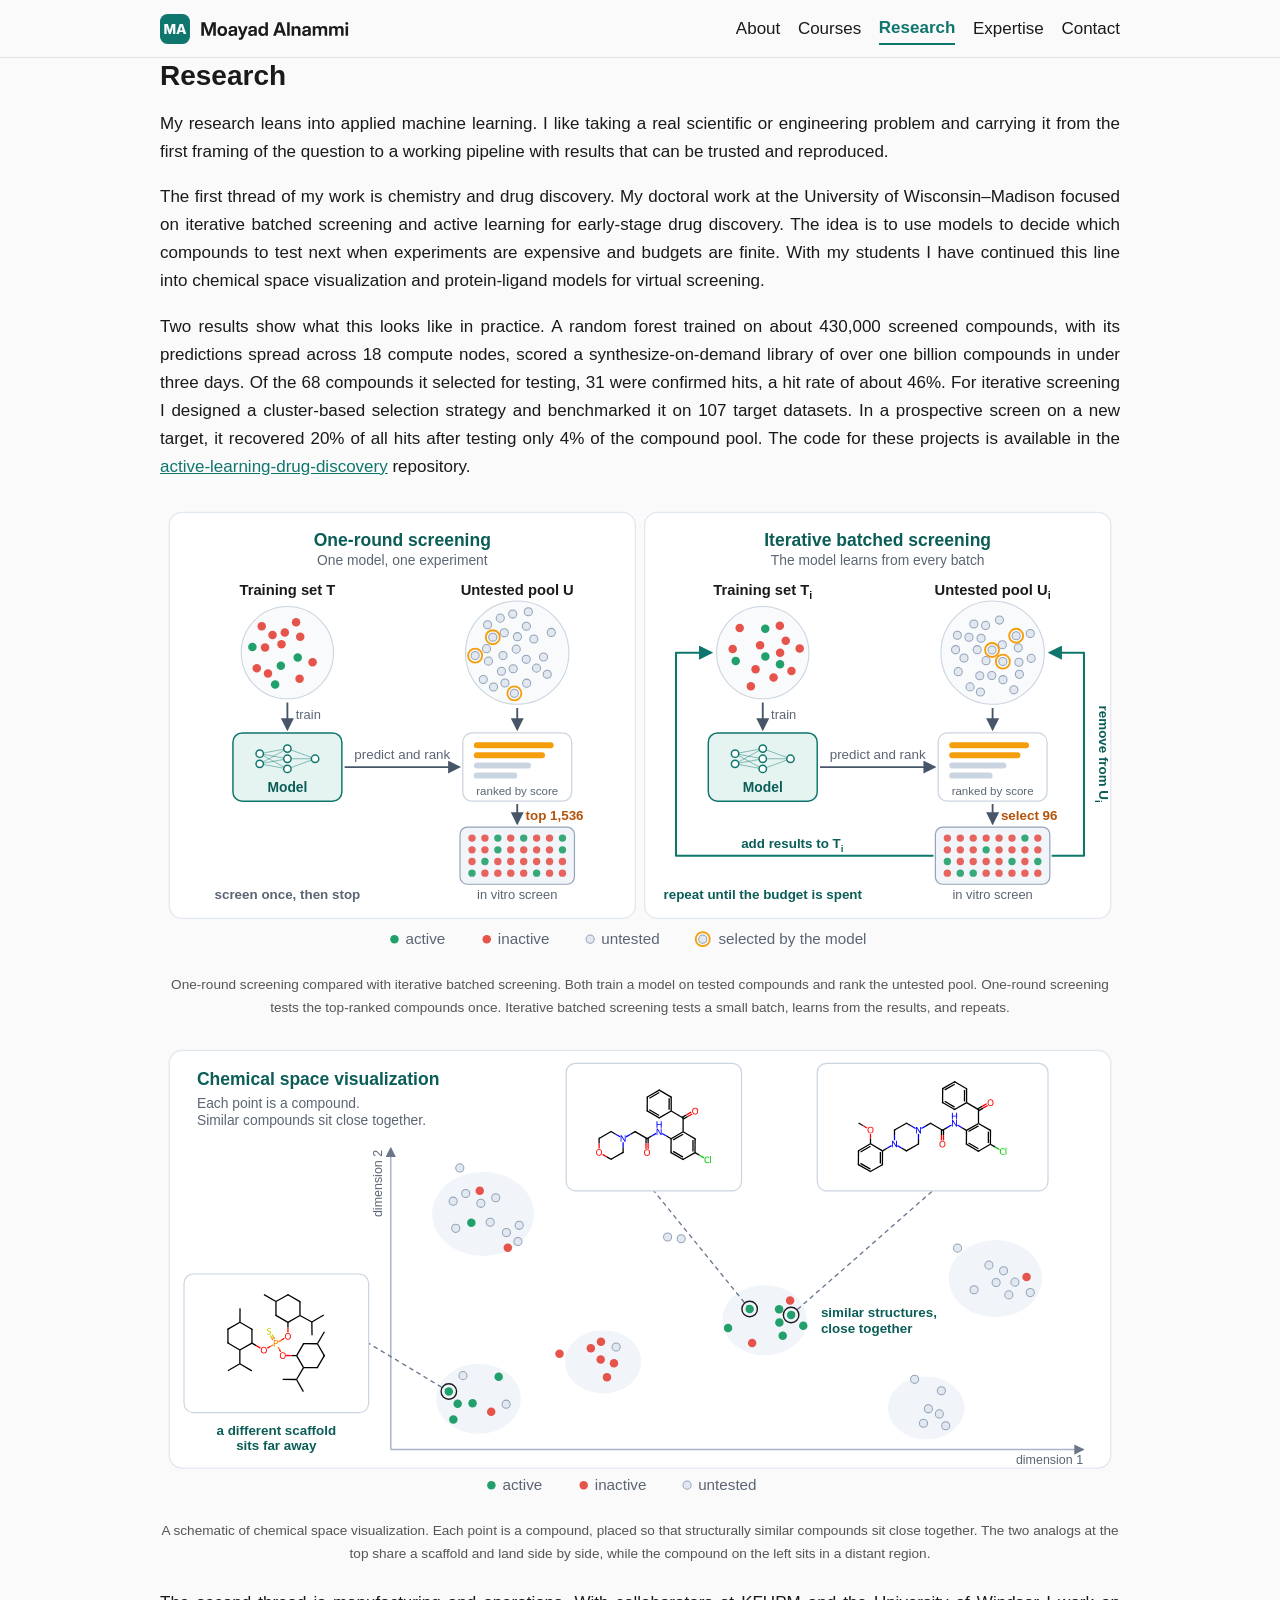
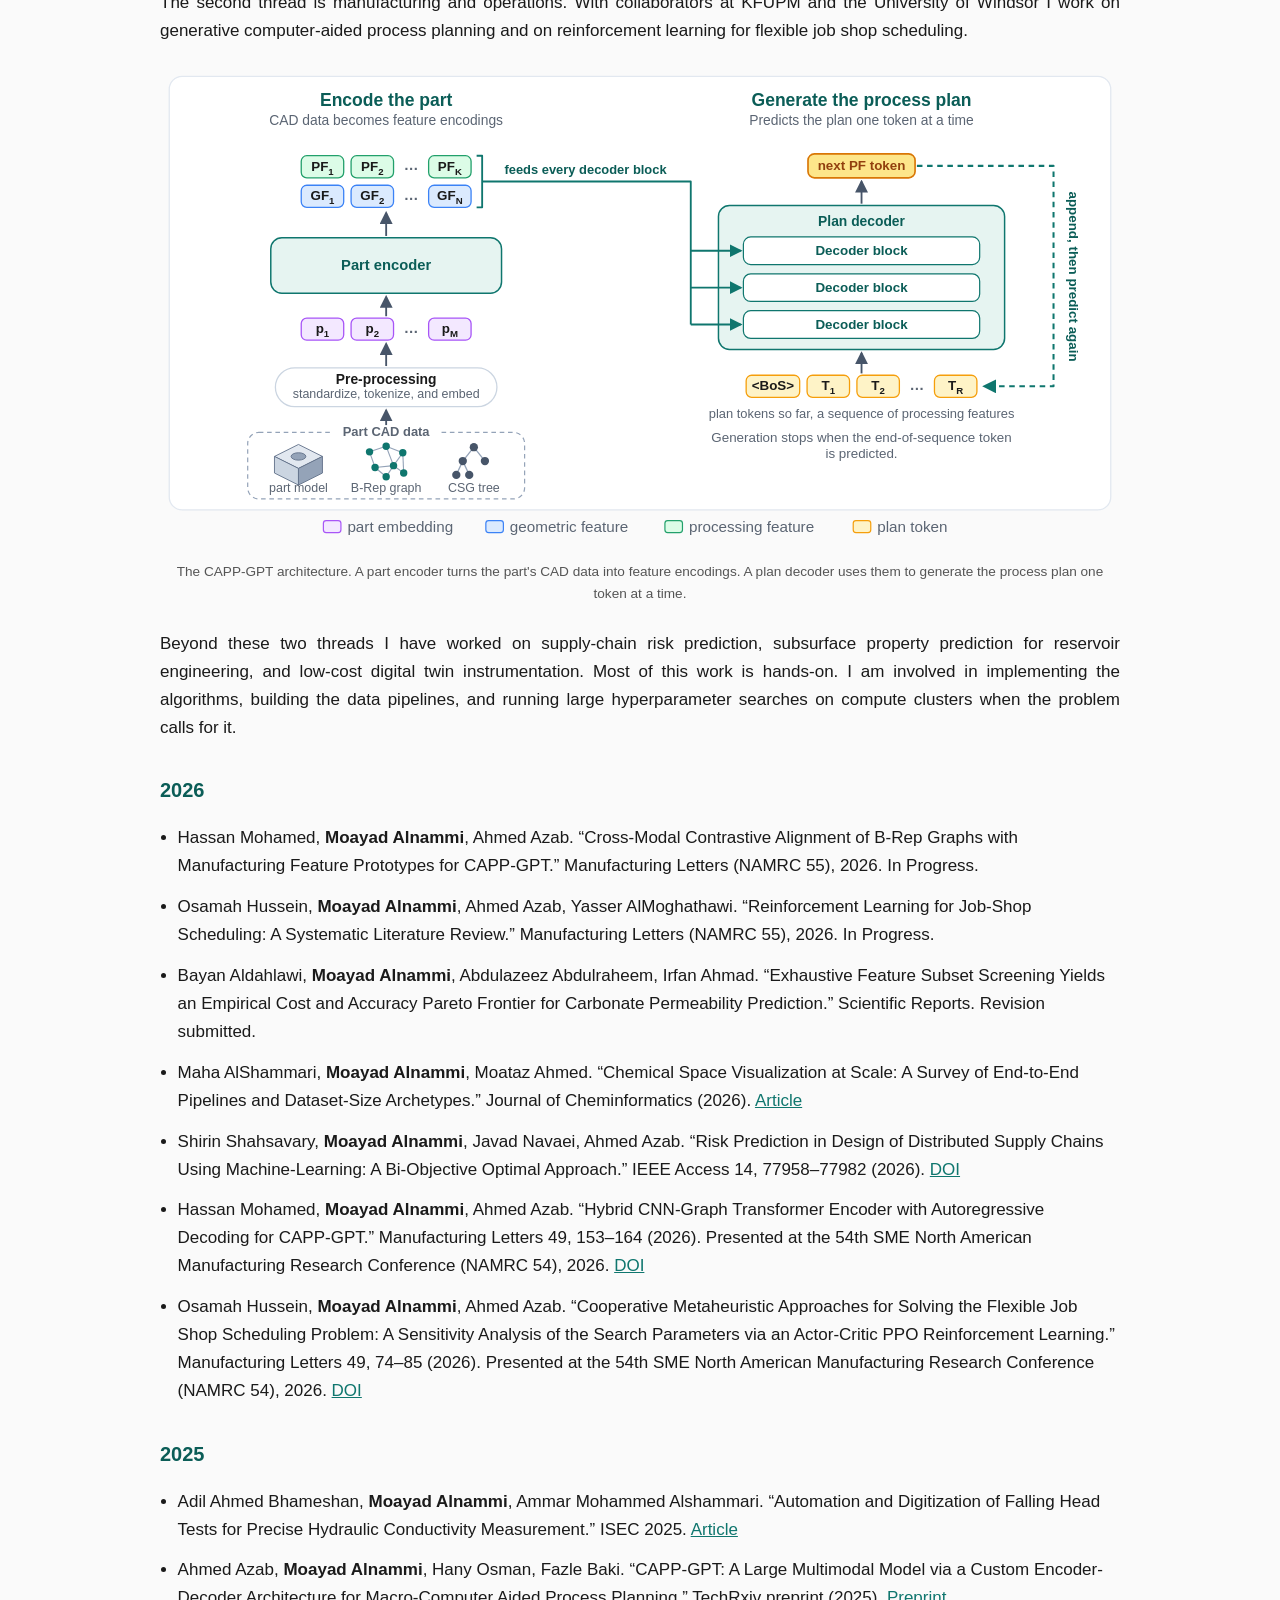
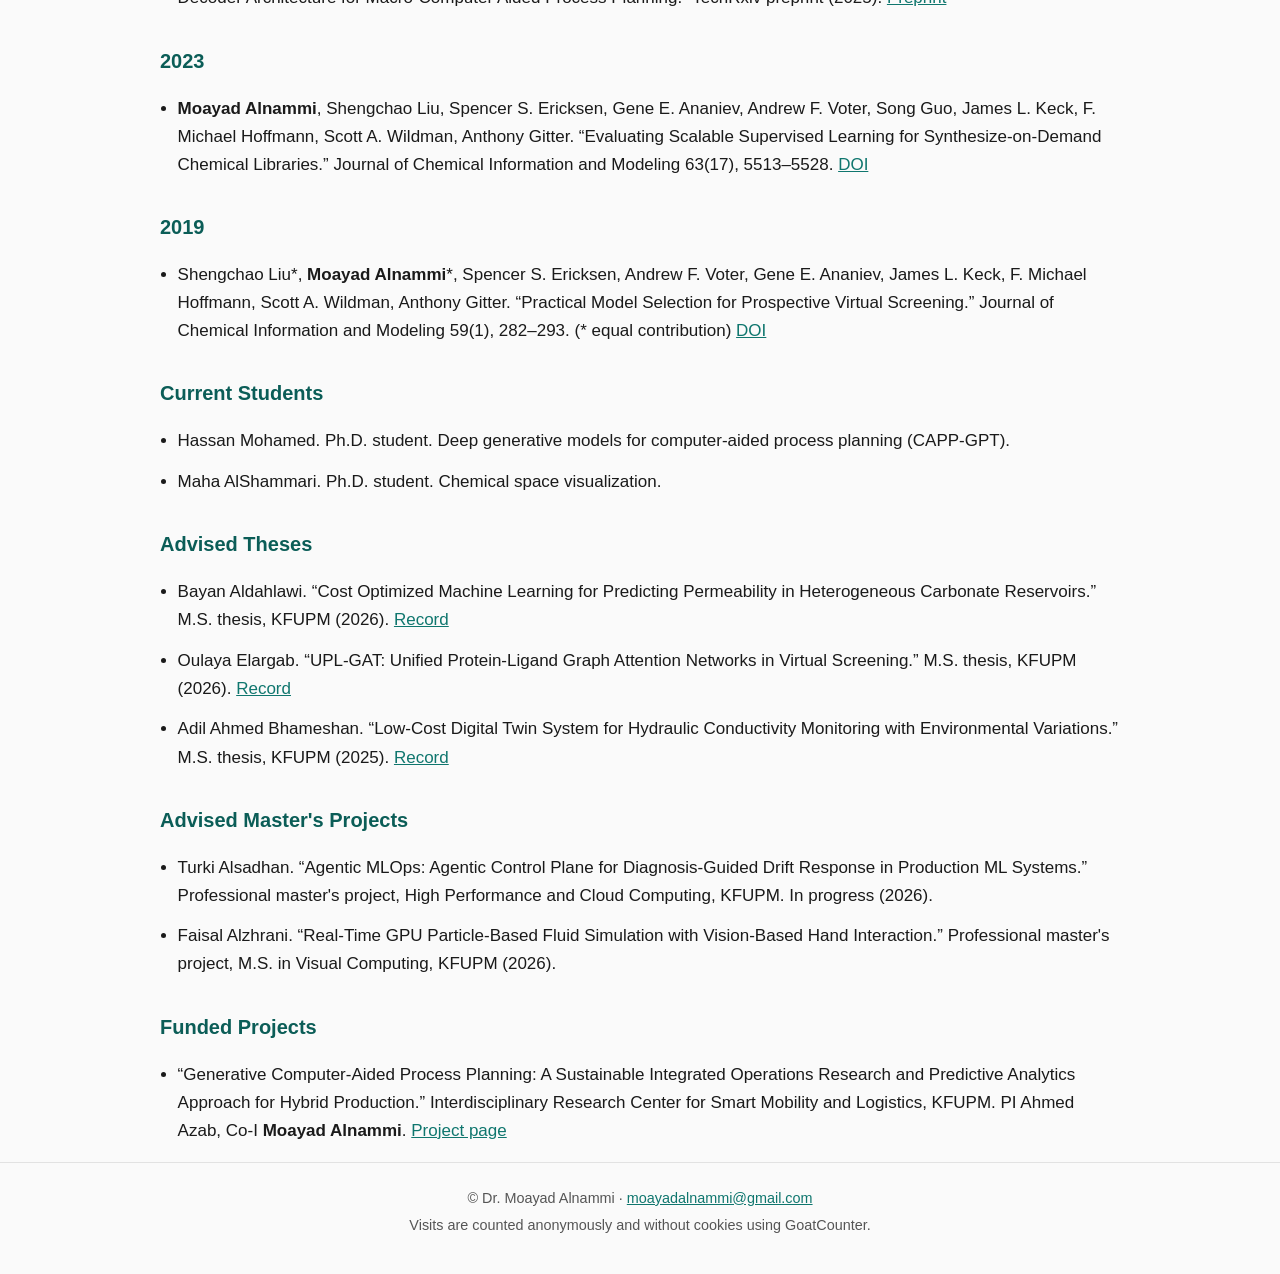
<file: research.html>
<!DOCTYPE html>
<html lang="en">
<head>
  <meta charset="utf-8">
  <meta name="viewport" content="width=device-width, initial-scale=1">
  <meta http-equiv="Content-Security-Policy" content="default-src 'self'; script-src 'self'; style-src 'self'; img-src 'self' https://malnammi.goatcounter.com; connect-src https://malnammi.goatcounter.com; object-src 'none'; base-uri 'self'; form-action 'none'">
  <title>Research · Moayad Alnammi</title>
  <meta name="description" content="Research by Moayad Alnammi in applied machine learning across drug discovery, manufacturing, and engineering, with publications, advised theses, and funded projects.">
  <meta property="og:title" content="Research · Moayad Alnammi">
  <meta property="og:description" content="Applied machine learning across drug discovery, manufacturing, and engineering. Publications, advised theses, and funded projects.">
  <meta property="og:type" content="website">
  <meta property="og:url" content="https://malnammi.github.io/research.html">
  <meta property="og:image" content="https://malnammi.github.io/assets/img/og-default.png">
  <meta property="og:image:width" content="1200">
  <meta property="og:image:height" content="630">
  <meta property="og:image:alt" content="Moayad Alnammi, Ph.D., Assistant Professor of Computer Science">
  <meta name="twitter:card" content="summary_large_image">
  <link rel="canonical" href="https://malnammi.github.io/research.html">
  <link rel="icon" href="assets/img/favicon.svg" type="image/svg+xml">
  <link rel="stylesheet" href="assets/css/style.css">
  <script data-goatcounter="https://malnammi.goatcounter.com/count" async src="assets/js/count.js"></script>
</head>
<body>
<header class="site-header">
  <nav class="site-nav" aria-label="Main">
    <a class="brand" href="index.html"><img src="assets/img/wordmark.svg" alt="Moayad Alnammi" width="190" height="30"></a>
    <a href="index.html">About</a>
    <a href="courses/index.html">Courses</a>
    <a href="research.html" aria-current="page">Research</a>
    <a href="expertise.html">Expertise</a>
    <a href="index.html#contact">Contact</a>
  </nav>
</header>

<main class="container">
  <h1>Research</h1>

  <p>My research leans into applied machine learning. I like taking a
  real scientific or engineering problem and carrying it from the first
  framing of the question to a working pipeline with results that can be
  trusted and reproduced.</p>

  <p>The first thread of my work is chemistry and drug discovery. My
  doctoral work at the University of Wisconsin–Madison focused on
  iterative batched screening and active learning for early-stage drug
  discovery. The idea is to use models to decide which compounds to test
  next when experiments are expensive and budgets are finite. With my
  students I have continued this line into chemical space visualization
  and protein-ligand models for virtual screening.</p>

  <p>Two results show what this looks like in practice. A random forest
  trained on about 430,000 screened compounds, with its predictions
  spread across 18 compute nodes, scored a synthesize-on-demand library
  of over one billion compounds in under three days. Of the 68 compounds
  it selected for testing, 31 were confirmed hits, a hit rate of about
  46%. For iterative screening I designed a cluster-based selection
  strategy and benchmarked it on 107 target datasets. In a prospective
  screen on a new target, it recovered 20% of all hits after testing
  only 4% of the compound pool. The code for these projects is available
  in the
  <a href="https://github.com/gitter-lab/active-learning-drug-discovery" data-goatcounter-click="code/thesis-repo" data-goatcounter-title="Thesis code repository"
  target="_blank" rel="noopener">active-learning-drug-discovery</a>
  repository.</p>

  <figure class="research-fig">
    <img class="bare" src="assets/img/research-screening.svg" alt="Two panels comparing screening strategies. In one-round screening, a model trained on tested compounds ranks the untested pool and the top 1,536 compounds are screened once. In iterative batched screening, the model selects a batch of 96 compounds, the screening results are added to the training set, the batch is removed from the pool, and the cycle repeats until the budget is spent." width="1040" height="492">
    <figcaption>One-round screening compared with iterative batched
    screening. Both train a model on tested compounds and rank the
    untested pool. One-round screening tests the top-ranked compounds
    once. Iterative batched screening tests a small batch, learns from
    the results, and repeats.</figcaption>
  </figure>

  <figure class="research-fig">
    <img class="bare" src="assets/img/research-chemical-space.svg" alt="Schematic of chemical space visualization. Compounds appear as points in a two-dimensional space, colored as active, inactive, or untested, and grouped in clusters. Two structurally similar compounds, a morpholine analog and a methoxyphenyl piperazine analog that share a benzoyl chlorophenyl acetamide scaffold, sit next to each other in an active cluster. A phosphorothioate with three menthyl groups, a different scaffold, sits in a distant cluster." width="1040" height="500">
    <figcaption>A schematic of chemical space visualization. Each point is
    a compound, placed so that structurally similar compounds sit close
    together. The two analogs at the top share a scaffold and land side
    by side, while the compound on the left sits in a distant
    region.</figcaption>
  </figure>

  <p>The second thread is manufacturing and operations. With
  collaborators at KFUPM and the University of Windsor I work on
  generative computer-aided process planning and on reinforcement
  learning for flexible job shop scheduling.</p>

  <figure class="research-fig">
    <img class="bare" src="assets/img/research-capp-gpt.svg" alt="Architecture diagram of CAPP-GPT. The part's CAD data, a B-Rep graph and a CSG tree, is pre-processed into part embeddings. A part encoder turns these into geometric and processing feature encodings, which feed every block of a plan decoder. The decoder predicts the next processing feature token from the plan tokens so far, appends it, and repeats until an end-of-sequence token." width="1040" height="516">
    <figcaption>The CAPP-GPT architecture. A part encoder turns the part's
    CAD data into feature encodings. A plan decoder uses them to generate
    the process plan one token at a time.</figcaption>
  </figure>

  <p>Beyond these two threads I have worked on supply-chain risk
  prediction, subsurface property prediction for reservoir engineering,
  and low-cost digital twin instrumentation. Most of this work is
  hands-on. I am involved in implementing the algorithms, building the
  data pipelines, and running large hyperparameter searches on compute
  clusters when the problem calls for it.</p>

  <h2>2026</h2>
  <ul class="pub-list">
    <li>Hassan Mohamed, <strong>Moayad Alnammi</strong>, Ahmed Azab.
    “Cross-Modal Contrastive Alignment of B-Rep Graphs with Manufacturing
    Feature Prototypes for CAPP-GPT.” Manufacturing Letters (NAMRC 55),
    2026. In Progress.</li>

    <li>Osamah Hussein, <strong>Moayad Alnammi</strong>, Ahmed Azab,
    Yasser AlMoghathawi. “Reinforcement Learning for Job-Shop Scheduling:
    A Systematic Literature Review.” Manufacturing Letters (NAMRC 55),
    2026. In Progress.</li>

    <li>Bayan Aldahlawi, <strong>Moayad Alnammi</strong>, Abdulazeez
    Abdulraheem, Irfan Ahmad. “Exhaustive Feature Subset Screening
    Yields an Empirical Cost and Accuracy Pareto Frontier for Carbonate
    Permeability Prediction.” Scientific Reports. Revision submitted.</li>

    <li>Maha AlShammari, <strong>Moayad Alnammi</strong>, Moataz Ahmed.
    “Chemical Space Visualization at Scale: A Survey of End-to-End
    Pipelines and Dataset-Size Archetypes.” Journal of Cheminformatics
    (2026).
    <a href="https://link.springer.com/article/10.1186/s13321-026-01223-4" data-goatcounter-click="paper/chemical-space-visualization-at" data-goatcounter-title="Paper Chemical Space Visualization at Scale: A Survey of End-to-End Pipelines and Dataset-Size A"
    target="_blank" rel="noopener">Article</a></li>

    <li>Shirin Shahsavary, <strong>Moayad Alnammi</strong>, Javad
    Navaei, Ahmed Azab. “Risk Prediction in Design of Distributed Supply
    Chains Using Machine-Learning: A Bi-Objective Optimal Approach.”
    IEEE Access 14, 77958–77982 (2026).
    <a href="https://doi.org/10.1109/ACCESS.2026.3694980" data-goatcounter-click="paper/risk-prediction-in-design" data-goatcounter-title="Paper Risk Prediction in Design of Distributed Supply Chains Using Machine-Learning: A Bi-Object"
    target="_blank" rel="noopener">DOI</a></li>

    <li>Hassan Mohamed, <strong>Moayad Alnammi</strong>, Ahmed Azab.
    “Hybrid CNN-Graph Transformer Encoder with Autoregressive Decoding
    for CAPP-GPT.” Manufacturing Letters 49, 153–164 (2026). Presented at
    the 54th SME North American Manufacturing Research Conference
    (NAMRC 54), 2026.
    <a href="https://doi.org/10.1016/j.mfglet.2026.07.025" data-goatcounter-click="paper/hybrid-cnn-graph-transformer" data-goatcounter-title="Paper Hybrid CNN-Graph Transformer Encoder with Autoregressive Decoding for CAPP-GPT"
    target="_blank" rel="noopener">DOI</a></li>

    <li>Osamah Hussein, <strong>Moayad Alnammi</strong>, Ahmed Azab.
    “Cooperative Metaheuristic Approaches for Solving the Flexible Job
    Shop Scheduling Problem: A Sensitivity Analysis of the Search
    Parameters via an Actor-Critic PPO Reinforcement Learning.”
    Manufacturing Letters 49, 74–85 (2026). Presented at the 54th SME
    North American Manufacturing Research Conference (NAMRC 54), 2026.
    <a href="https://doi.org/10.1016/j.mfglet.2026.07.017" data-goatcounter-click="paper/cooperative-metaheuristic-approaches-for" data-goatcounter-title="Paper Cooperative Metaheuristic Approaches for Solving the Flexible Job Shop Scheduling Problem:"
    target="_blank" rel="noopener">DOI</a></li>
  </ul>

  <h2>2025</h2>
  <ul class="pub-list">
    <li>Adil Ahmed Bhameshan, <strong>Moayad Alnammi</strong>, Ammar
    Mohammed Alshammari. “Automation and Digitization of Falling Head
    Tests for Precise Hydraulic Conductivity Measurement.” ISEC 2025.
    <a href="https://www.isec-society.org/ISEC_PRESS/ISEC_2025/xml/GFE-12.xml" data-goatcounter-click="paper/automation-and-digitization-of" data-goatcounter-title="Paper Automation and Digitization of Falling Head Tests for Precise Hydraulic Conductivity Measu"
    target="_blank" rel="noopener">Article</a></li>

    <li>Ahmed Azab, <strong>Moayad Alnammi</strong>, Hany Osman, Fazle
    Baki. “CAPP-GPT: A Large Multimodal Model via a Custom
    Encoder-Decoder Architecture for Macro-Computer Aided Process
    Planning.” TechRxiv preprint (2025).
    <a href="https://www.techrxiv.org/doi/full/10.36227/techrxiv.174831482.26940243/v1" data-goatcounter-click="paper/capp-gpt-a-large" data-goatcounter-title="Paper CAPP-GPT: A Large Multimodal Model via a Custom Encoder-Decoder Architecture for Macro-Com"
    target="_blank" rel="noopener">Preprint</a></li>
  </ul>

  <h2>2023</h2>
  <ul class="pub-list">
    <li><strong>Moayad Alnammi</strong>, Shengchao Liu, Spencer S.
    Ericksen, Gene E. Ananiev, Andrew F. Voter, Song Guo, James L. Keck,
    F. Michael Hoffmann, Scott A. Wildman, Anthony Gitter. “Evaluating
    Scalable Supervised Learning for Synthesize-on-Demand Chemical
    Libraries.” Journal of Chemical Information and Modeling 63(17),
    5513–5528.
    <a href="https://doi.org/10.1021/acs.jcim.3c00912" data-goatcounter-click="paper/evaluating-scalable-supervised-learning" data-goatcounter-title="Paper Evaluating Scalable Supervised Learning for Synthesize-on-Demand Chemical Libraries"
    target="_blank" rel="noopener">DOI</a></li>
  </ul>

  <h2>2019</h2>
  <ul class="pub-list">
    <li>Shengchao Liu*, <strong>Moayad Alnammi</strong>*, Spencer S.
    Ericksen, Andrew F. Voter, Gene E. Ananiev, James L. Keck, F. Michael
    Hoffmann, Scott A. Wildman, Anthony Gitter. “Practical Model Selection
    for Prospective Virtual Screening.” Journal of Chemical Information
    and Modeling 59(1), 282–293. (* equal contribution)
    <a href="https://doi.org/10.1021/acs.jcim.8b00363" data-goatcounter-click="paper/practical-model-selection-for" data-goatcounter-title="Paper Practical Model Selection for Prospective Virtual Screening"
    target="_blank" rel="noopener">DOI</a></li>
  </ul>

  <h2>Current Students</h2>
  <ul class="pub-list">
    <li>Hassan Mohamed. Ph.D. student. Deep generative models for
    computer-aided process planning (CAPP-GPT).</li>

    <li>Maha AlShammari. Ph.D. student. Chemical space
    visualization.</li>
  </ul>

  <h2>Advised Theses</h2>
  <ul class="pub-list">
    <li>Bayan Aldahlawi. “Cost Optimized Machine Learning for Predicting
    Permeability in Heterogeneous Carbonate Reservoirs.” M.S. thesis,
    KFUPM (2026).
    <a href="https://eprints.kfupm.edu.sa/id/eprint/144382/" data-goatcounter-click="thesis/bayan-aldahlawi" data-goatcounter-title="Advised thesis Bayan Aldahlawi"
    target="_blank" rel="noopener">Record</a></li>

    <li>Oulaya Elargab. “UPL-GAT: Unified Protein-Ligand Graph Attention
    Networks in Virtual Screening.” M.S. thesis, KFUPM (2026).
    <a href="https://eprints.kfupm.edu.sa/id/eprint/144370/" data-goatcounter-click="thesis/oulaya-elargab" data-goatcounter-title="Advised thesis Oulaya Elargab"
    target="_blank" rel="noopener">Record</a></li>

    <li>Adil Ahmed Bhameshan. “Low-Cost Digital Twin System for
    Hydraulic Conductivity Monitoring with Environmental Variations.”
    M.S. thesis, KFUPM (2025).
    <a href="https://eprints.kfupm.edu.sa/id/eprint/143842/" data-goatcounter-click="thesis/adil-ahmed-bhameshan" data-goatcounter-title="Advised thesis Adil Ahmed Bhameshan"
    target="_blank" rel="noopener">Record</a></li>
  </ul>

  <h2>Advised Master's Projects</h2>
  <ul class="pub-list">
    <li>Turki Alsadhan. “Agentic MLOps: Agentic Control Plane for
    Diagnosis-Guided Drift Response in Production ML Systems.”
    Professional master's project, High Performance and Cloud Computing,
    KFUPM. In progress (2026).</li>

    <li>Faisal Alzhrani. “Real-Time GPU Particle-Based Fluid Simulation
    with Vision-Based Hand Interaction.” Professional master's project,
    M.S. in Visual Computing, KFUPM (2026).</li>
  </ul>

  <h2>Funded Projects</h2>
  <ul class="pub-list">
    <li>“Generative Computer-Aided Process Planning: A Sustainable
    Integrated Operations Research and Predictive Analytics Approach for
    Hybrid Production.” Interdisciplinary Research Center for Smart
    Mobility and Logistics, KFUPM. PI Ahmed Azab, Co-I
    <strong>Moayad Alnammi</strong>.
    <a href="https://ri.kfupm.edu.sa/irc-sml/research/project-details/generative-computer-aided-process-planning-a-sustainable-integrated-operations-research-and-predictive-analytics-approach-for-hybrid-production" data-goatcounter-click="project/irc-sml" data-goatcounter-title="Funded project page"
    target="_blank" rel="noopener">Project page</a></li>
  </ul>
</main>

<footer class="site-footer">
  <div class="container">
    <p>© Dr. Moayad Alnammi · <a href="&#109;&#97;&#105;&#108;&#116;&#111;&#58;&#109;&#111;&#97;&#121;&#97;&#100;&#97;&#108;&#110;&#97;&#109;&#109;&#105;&#64;&#103;&#109;&#97;&#105;&#108;&#46;&#99;&#111;&#109;">&#109;&#111;&#97;&#121;&#97;&#100;&#97;&#108;&#110;&#97;&#109;&#109;&#105;&#64;&#103;&#109;&#97;&#105;&#108;&#46;&#99;&#111;&#109;</a></p>
    <p>Visits are counted anonymously and without cookies using GoatCounter.</p>
  </div>
</footer>
</body>
</html>
</file>
<file: assets/css/style.css>
/* malnammi.github.io single shared stylesheet */

:root {
  --bg: #fafafa;
  --text: #1a1a1a;
  --muted: #555;
  --accent: #0f766e;      /* deep teal */
  --accent-dark: #0b5d57;
  --rule: #e2e2e2;
  --todo-bg: #fff3c4;
}

* { box-sizing: border-box; }

html { -webkit-text-size-adjust: 100%; }

body {
  margin: 0;
  background: var(--bg);
  color: var(--text);
  font-family: -apple-system, BlinkMacSystemFont, "Segoe UI", Roboto,
    "Helvetica Neue", Arial, sans-serif;
  font-size: 1.0625rem;
  line-height: 1.65;
}

.container {
  max-width: 1000px;
  margin: 0 auto;
  padding: 0 1.25rem;
}

/* --- Navigation --- */
.site-header {
  border-bottom: 1px solid var(--rule);
  background: var(--bg);
}

.site-nav {
  max-width: 1000px;
  margin: 0 auto;
  padding: 0.75rem 1.25rem;
  display: flex;
  flex-wrap: wrap;
  gap: 0.25rem 1.1rem;
  align-items: center;
}

.site-nav a {
  color: var(--text);
  text-decoration: none;
  padding: 0.1rem 0;
}

.site-nav a:hover { color: var(--accent); }

.site-nav .brand {
  font-weight: 700;
  margin-right: auto;
}

.site-nav .brand img {
  display: block;
  height: 30px;
  width: auto;
}

.site-nav a[aria-current="page"] {
  color: var(--accent);
  font-weight: 600;
  border-bottom: 2px solid var(--accent);
}

/* --- Content --- */
main { padding: 2rem 0 3rem; }

h1 { font-size: 1.75rem; line-height: 1.25; margin: 0 0 0.5rem; }
h2 { font-size: 1.25rem; margin: 2rem 0 0.5rem; color: var(--accent-dark); }
h3 { font-size: 1.05rem; margin: 1.5rem 0 0.4rem; }

main p:not(.subtitle),
main ul:not(.pub-list):not(.contact-list) > li {
  text-align: justify;
  hyphens: auto;
}

/* Justified text leaves wide gaps in narrow columns. */
@media (max-width: 540px) {
  main p:not(.subtitle),
  main ul:not(.pub-list):not(.contact-list) > li { text-align: left; }
}

.subtitle { color: var(--muted); margin-top: 0; }

a { color: var(--accent); }
a:hover { color: var(--accent-dark); }

a:focus-visible,
button:focus-visible {
  outline: 2px solid var(--accent);
  outline-offset: 2px;
}

/* Visible placeholder for content the owner will fill in later. */
.todo {
  background: var(--todo-bg);
  padding: 0 0.25em;
  border-radius: 2px;
  font-style: normal;
}

/* --- Home page --- */
.portrait {
  float: right;
  width: 180px;
  margin: 0.25rem 0 1rem 1.5rem;
}

@media (max-width: 540px) {
  .portrait {
    float: none;
    margin: 0 auto 1.25rem;
  }
}

.contact-list {
  list-style: none;
  padding: 0;
}

.contact-list li { margin: 0.3rem 0; }

/* --- Course cards --- */
.course-card {
  display: flex;
  align-items: center;
  gap: 1.1rem;
  border: 1px solid var(--rule);
  border-left: 3px solid var(--accent);
  background: #fff;
  padding: 0.9rem 1.1rem;
  margin: 1rem 0;
  text-decoration: none;
  color: var(--text);
}

.course-card:hover { border-left-color: var(--accent-dark); background: #f4faf9; }

.course-card .course-title {
  color: var(--accent);
  font-weight: 600;
}

.course-icon { flex-shrink: 0; }

@media (max-width: 540px) {
  .course-card {
    flex-direction: column;
    align-items: flex-start;
    gap: 0.6rem;
  }
  .course-card .course-icon { width: 60px; height: 60px; }
}

.course-heading {
  display: flex;
  align-items: center;
  gap: 0.75rem;
}

/* --- Schedule tables --- */
.table-scroll {
  overflow-x: auto;
  margin: 1rem 0;
}

table.schedule {
  width: 100%;
  min-width: 560px;
  border-collapse: collapse;
  font-size: 0.97rem;
}

.schedule th,
.schedule td {
  text-align: left;
  padding: 0.55rem 0.8rem;
  border-bottom: 1px solid var(--rule);
  vertical-align: top;
}

.schedule th {
  border-bottom: 2px solid var(--accent);
  font-weight: 600;
}

.schedule td:first-child,
.schedule th:first-child {
  width: 2.5rem;
  color: var(--muted);
}

.schedule tbody tr:hover { background: #f0f6f5; }

.schedule td a,
.schedule th,
.schedule .soon { white-space: nowrap; }

.soon { color: var(--muted); font-style: italic; }

/* --- License block on course pages --- */
.license-block {
  border: 1px solid var(--rule);
  border-left: 3px solid var(--accent);
  background: #fff;
  padding: 0.9rem 1.1rem;
  margin: 1rem 0;
  font-size: 0.95rem;
}

/* --- Footer --- */
.site-footer {
  border-top: 1px solid var(--rule);
  padding: 1.25rem 0 2rem;
  font-size: 0.9rem;
  color: var(--muted);
  text-align: center;
}

.site-footer p { margin: 0.25rem 0; }

/* --- Publications --- */
.pub-list { padding-left: 1.1rem; }
.pub-list li { margin: 0.8rem 0; }

/* --- Research figures --- */
.research-fig {
  margin: 1.5rem auto;
  text-align: center;
}

.research-fig img {
  max-width: 100%;
  height: auto;
  border: 1px solid var(--rule);
  background: #fff;
  padding: 0.5rem;
}

.research-fig img.bare {
  border: 0;
  padding: 0;
  background: none;
}

.research-fig figcaption {
  font-size: 0.85rem;
  color: var(--muted);
  margin-top: 0.4rem;
}

/* --- Print --- */
@media print {
  .site-header { display: none; }
  body { background: #fff; }
}
</file>
